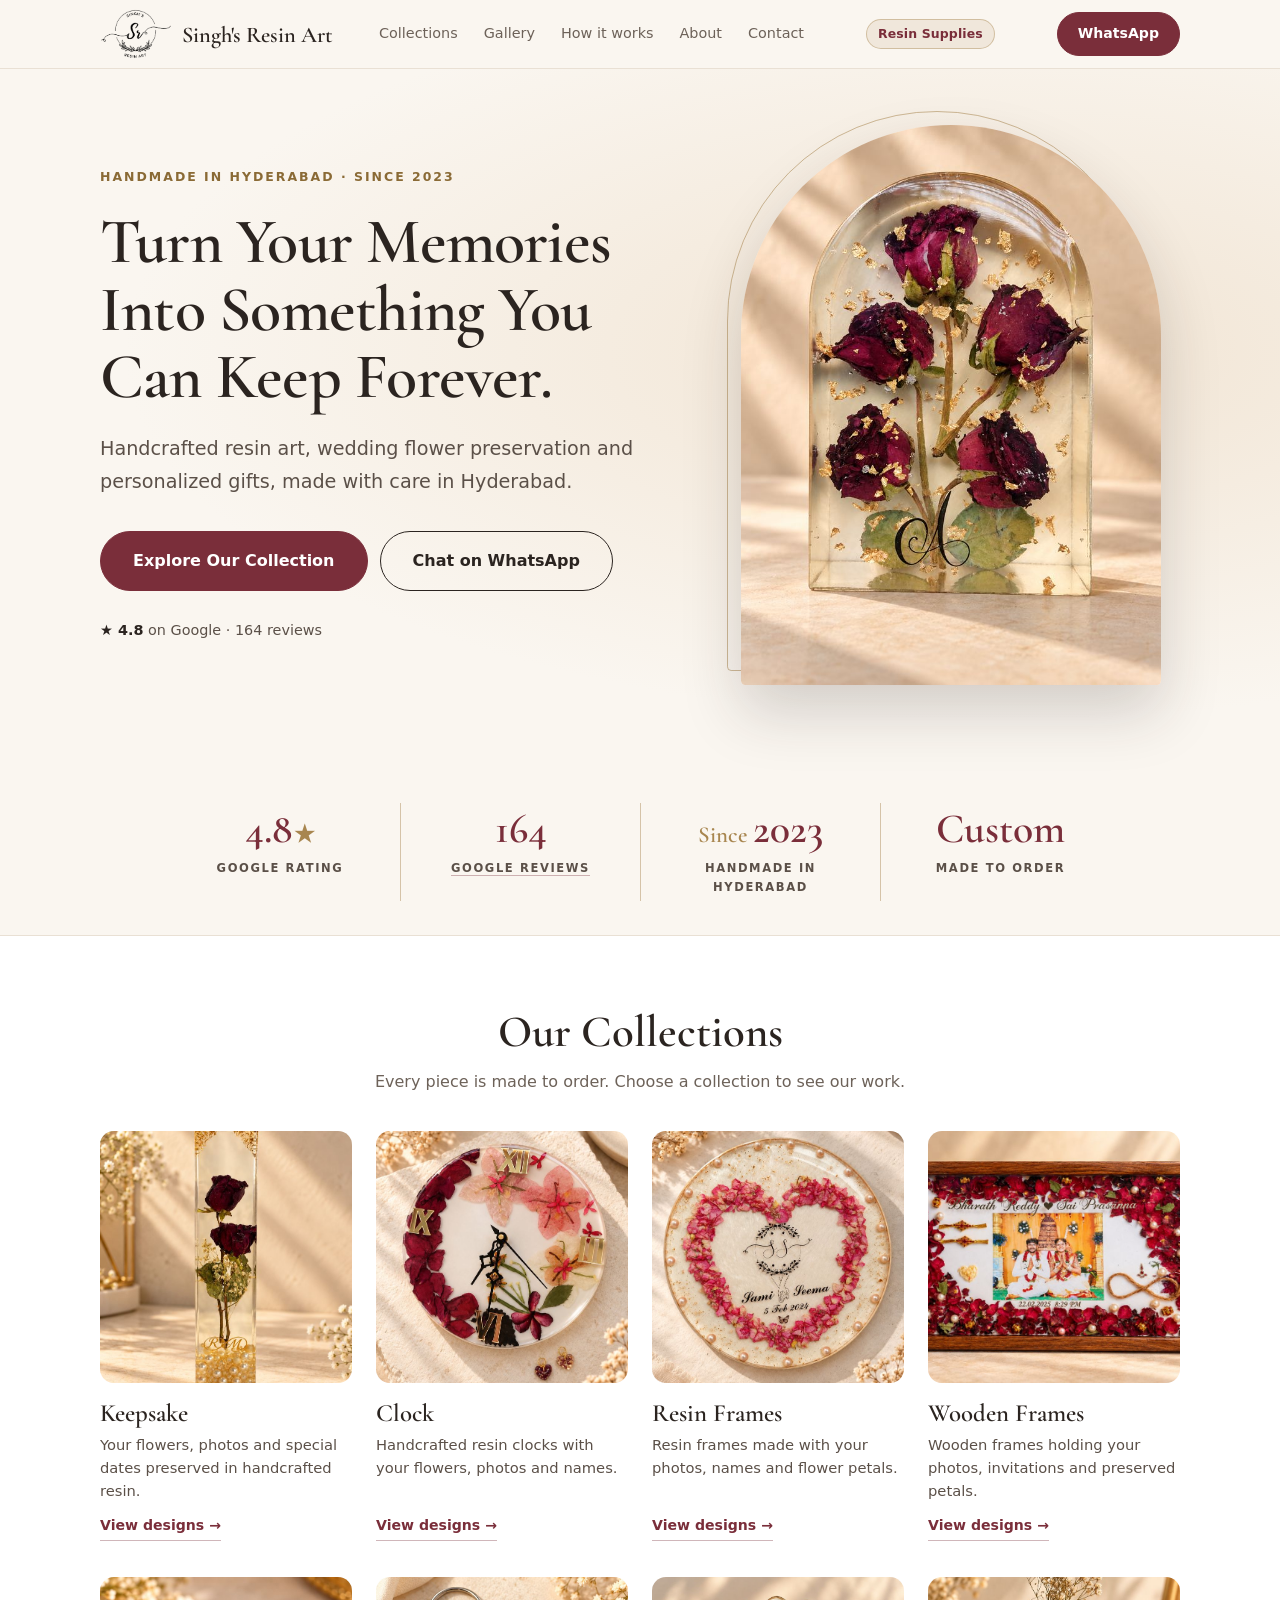
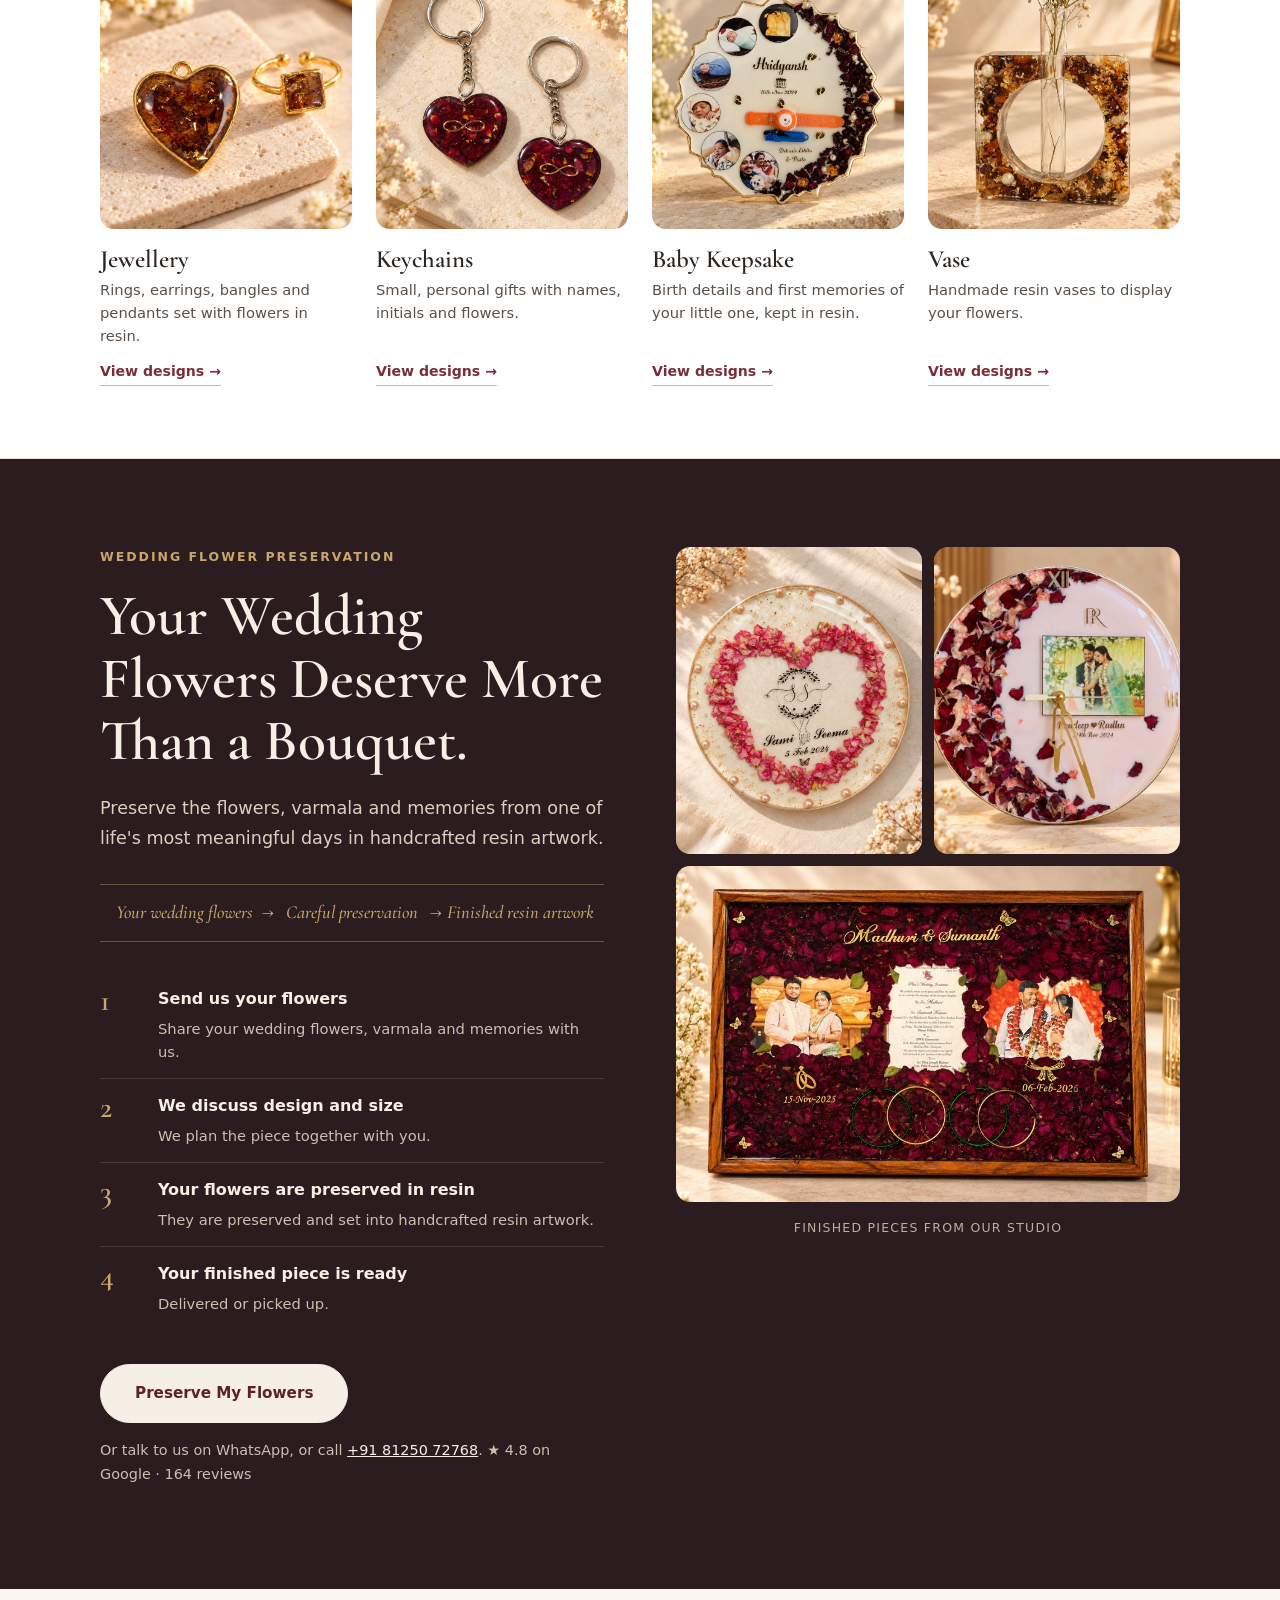
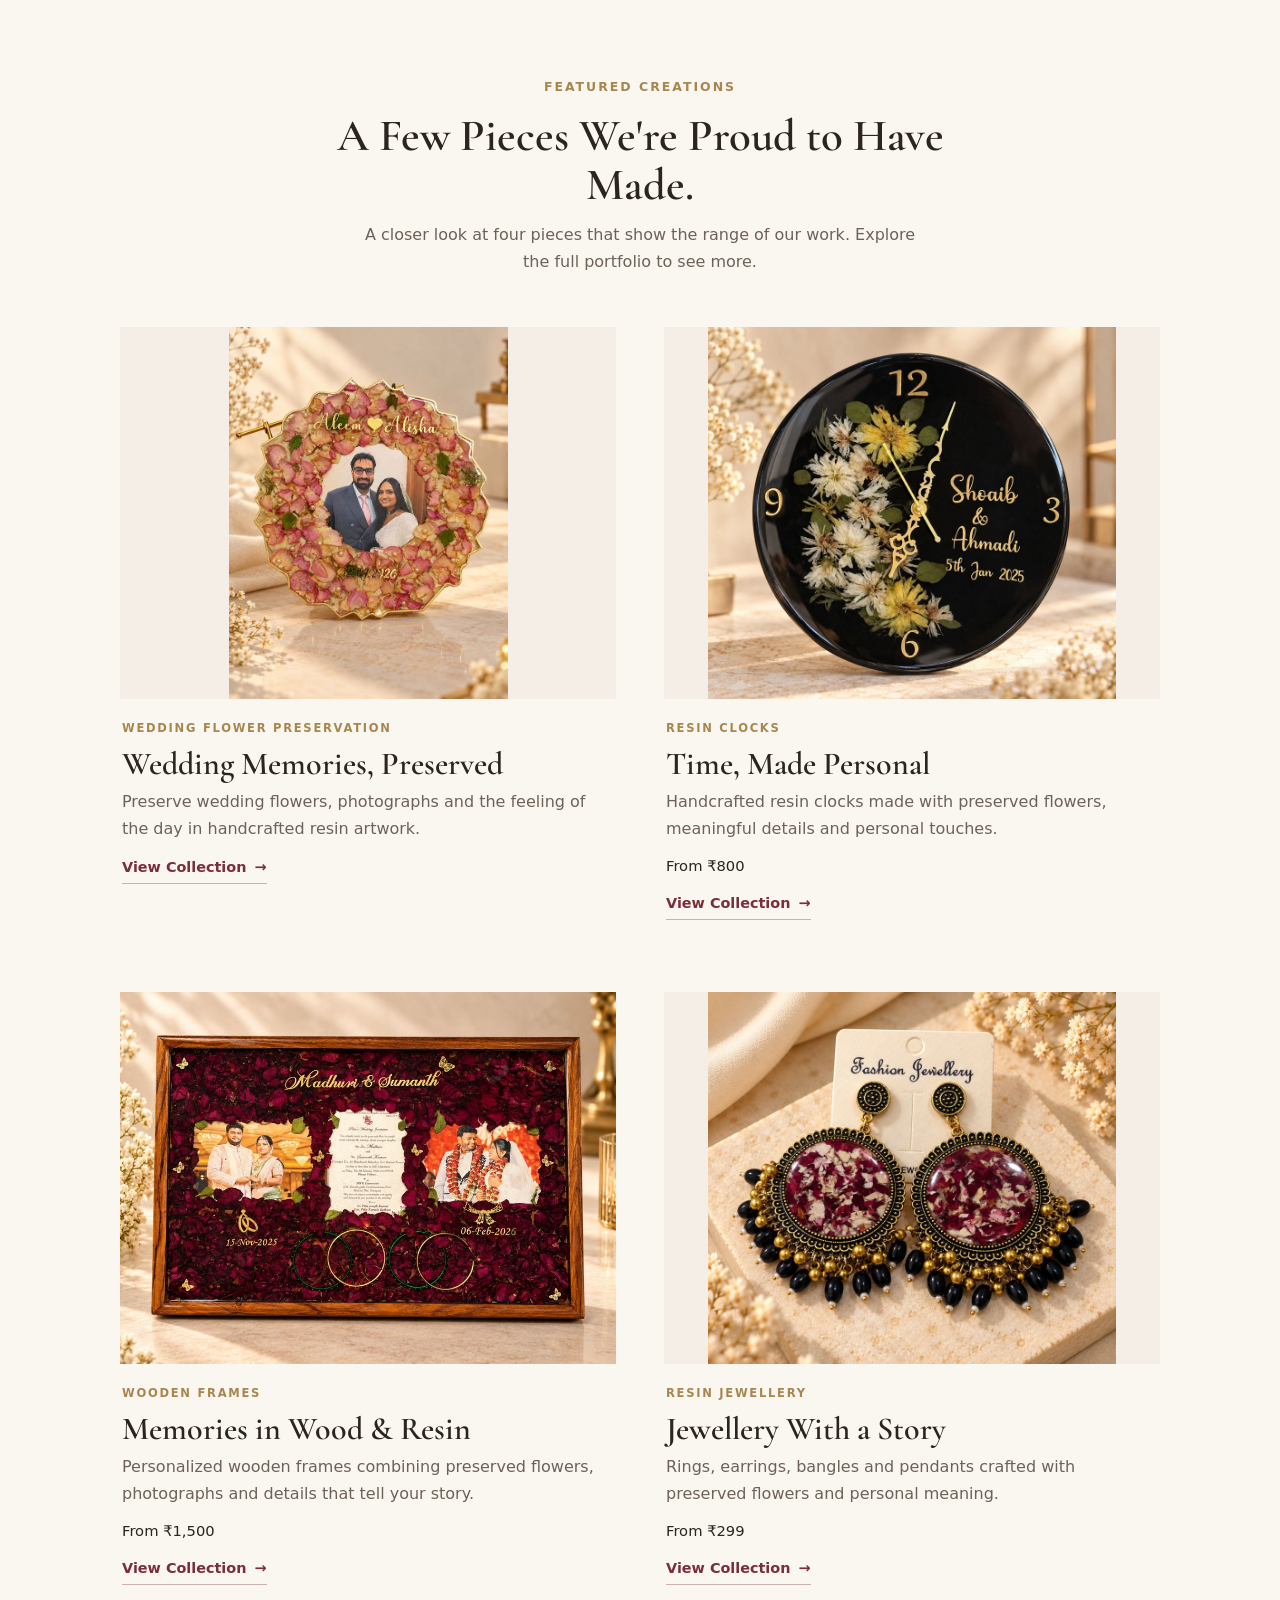
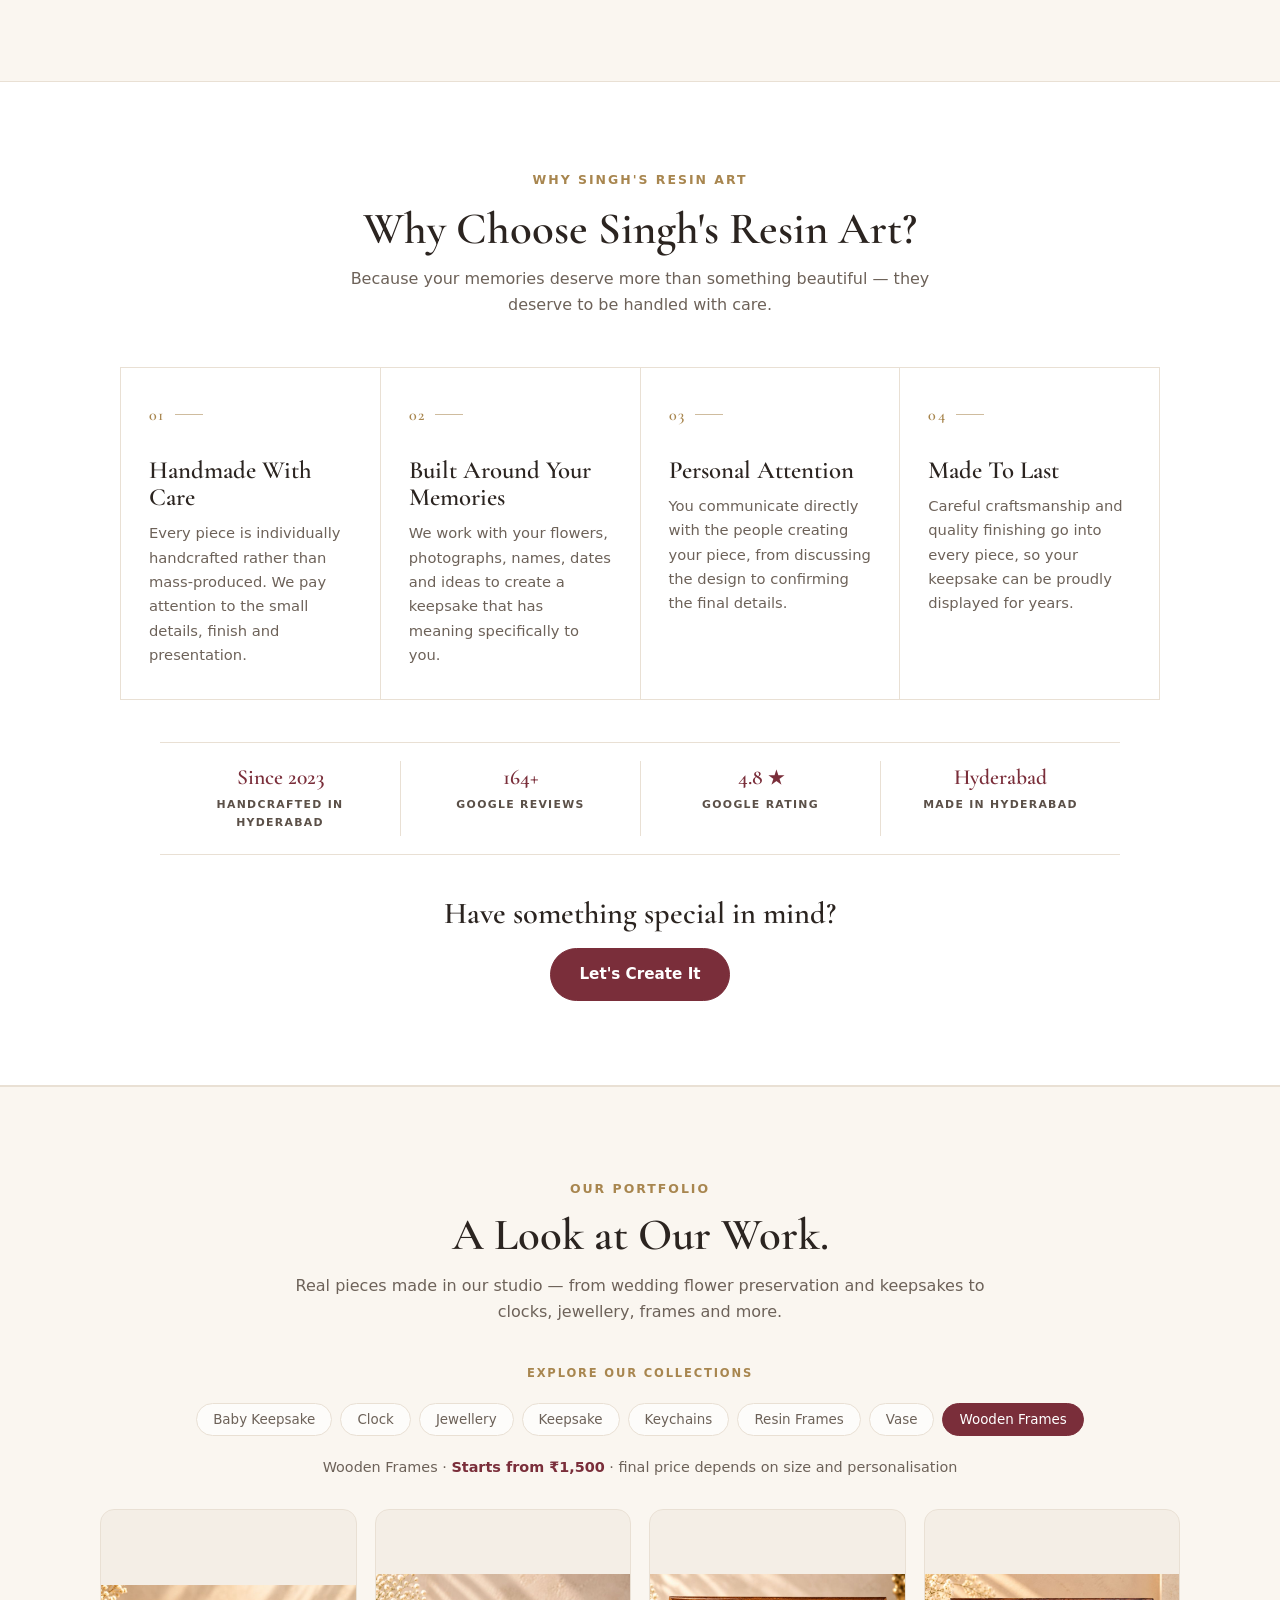
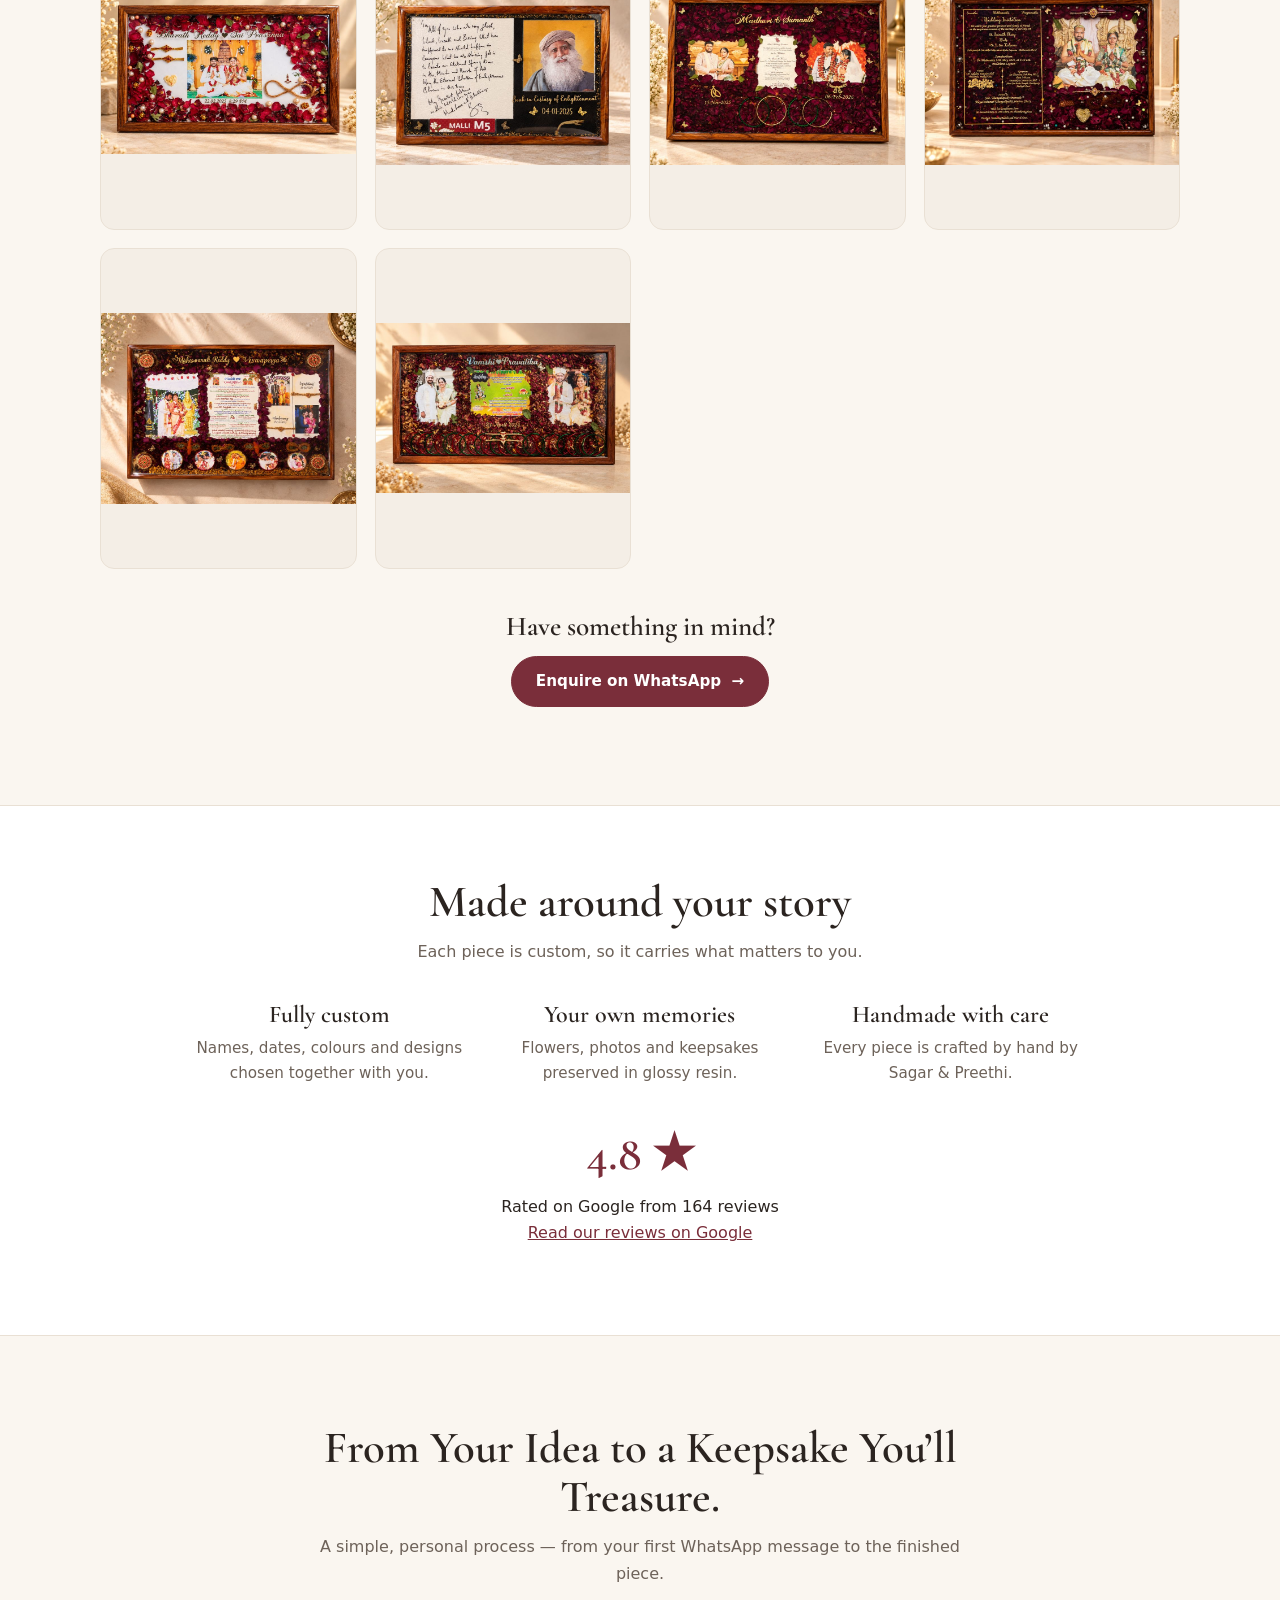
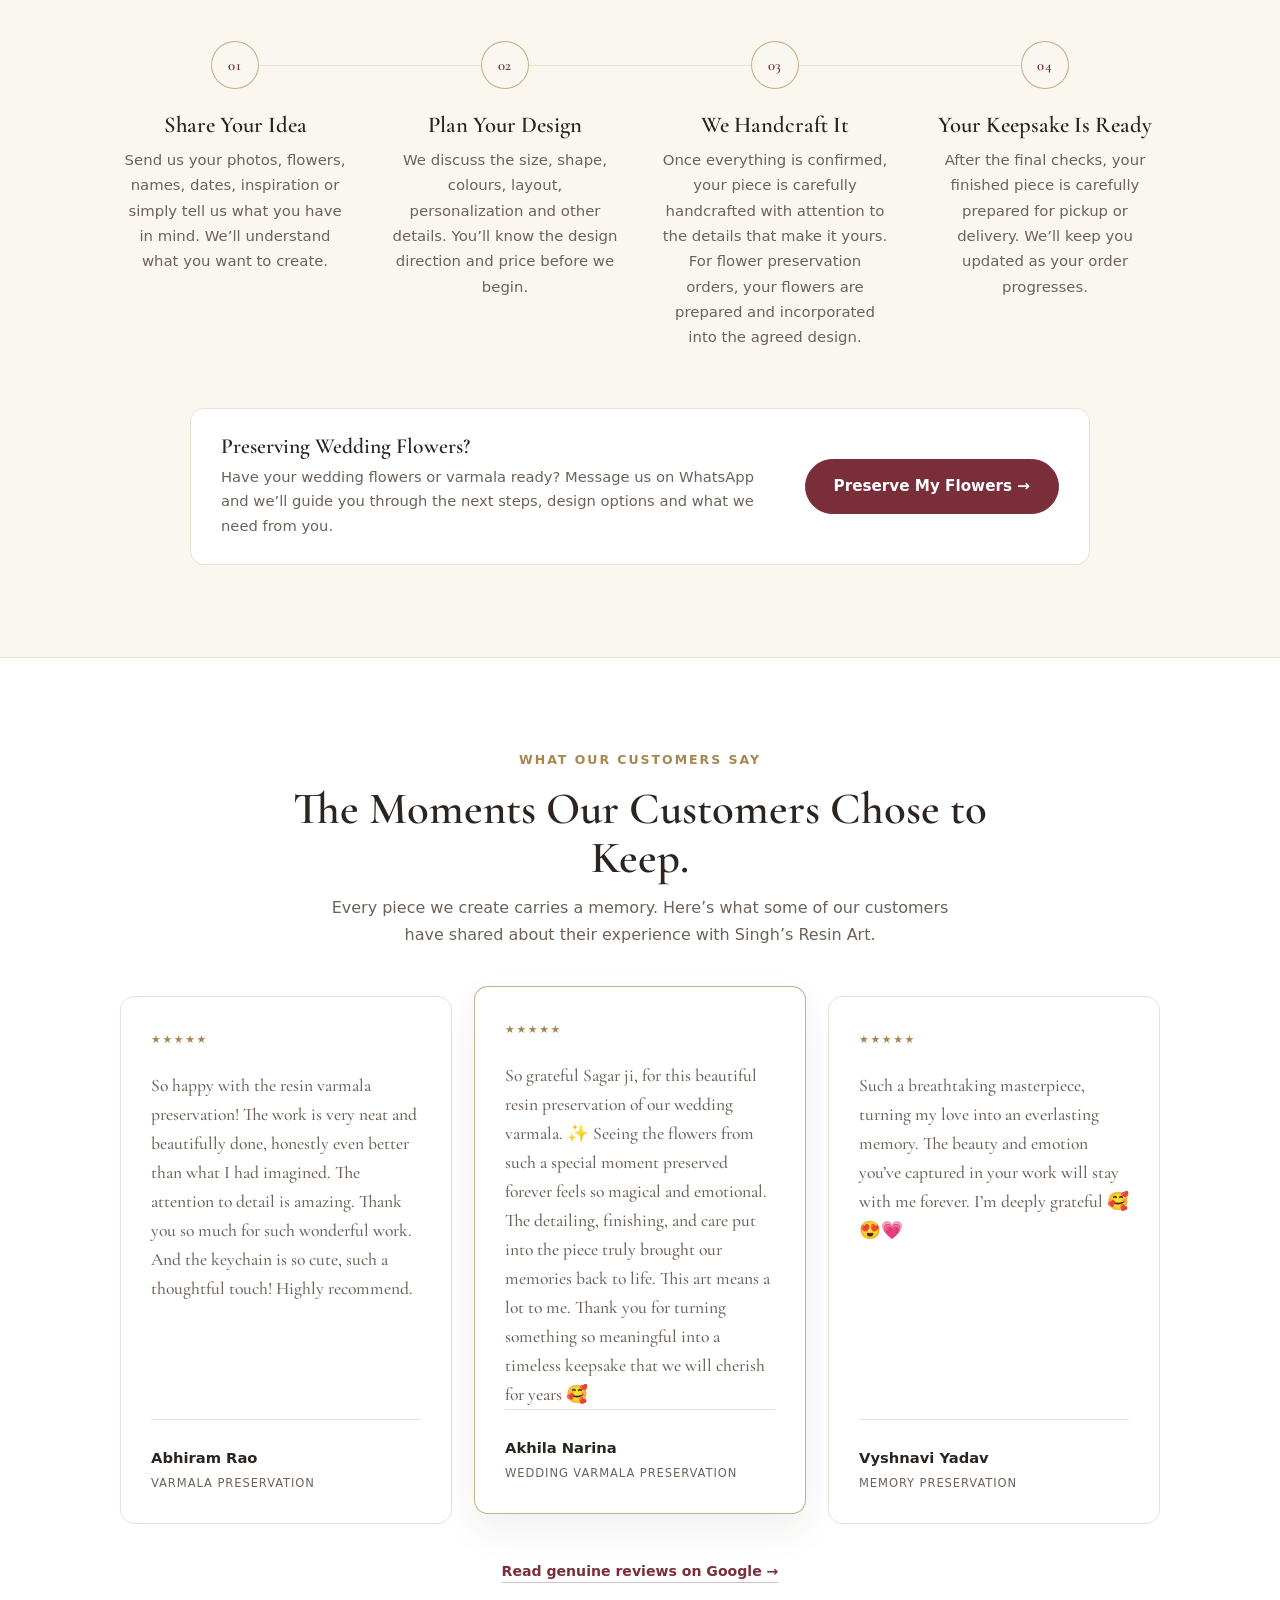
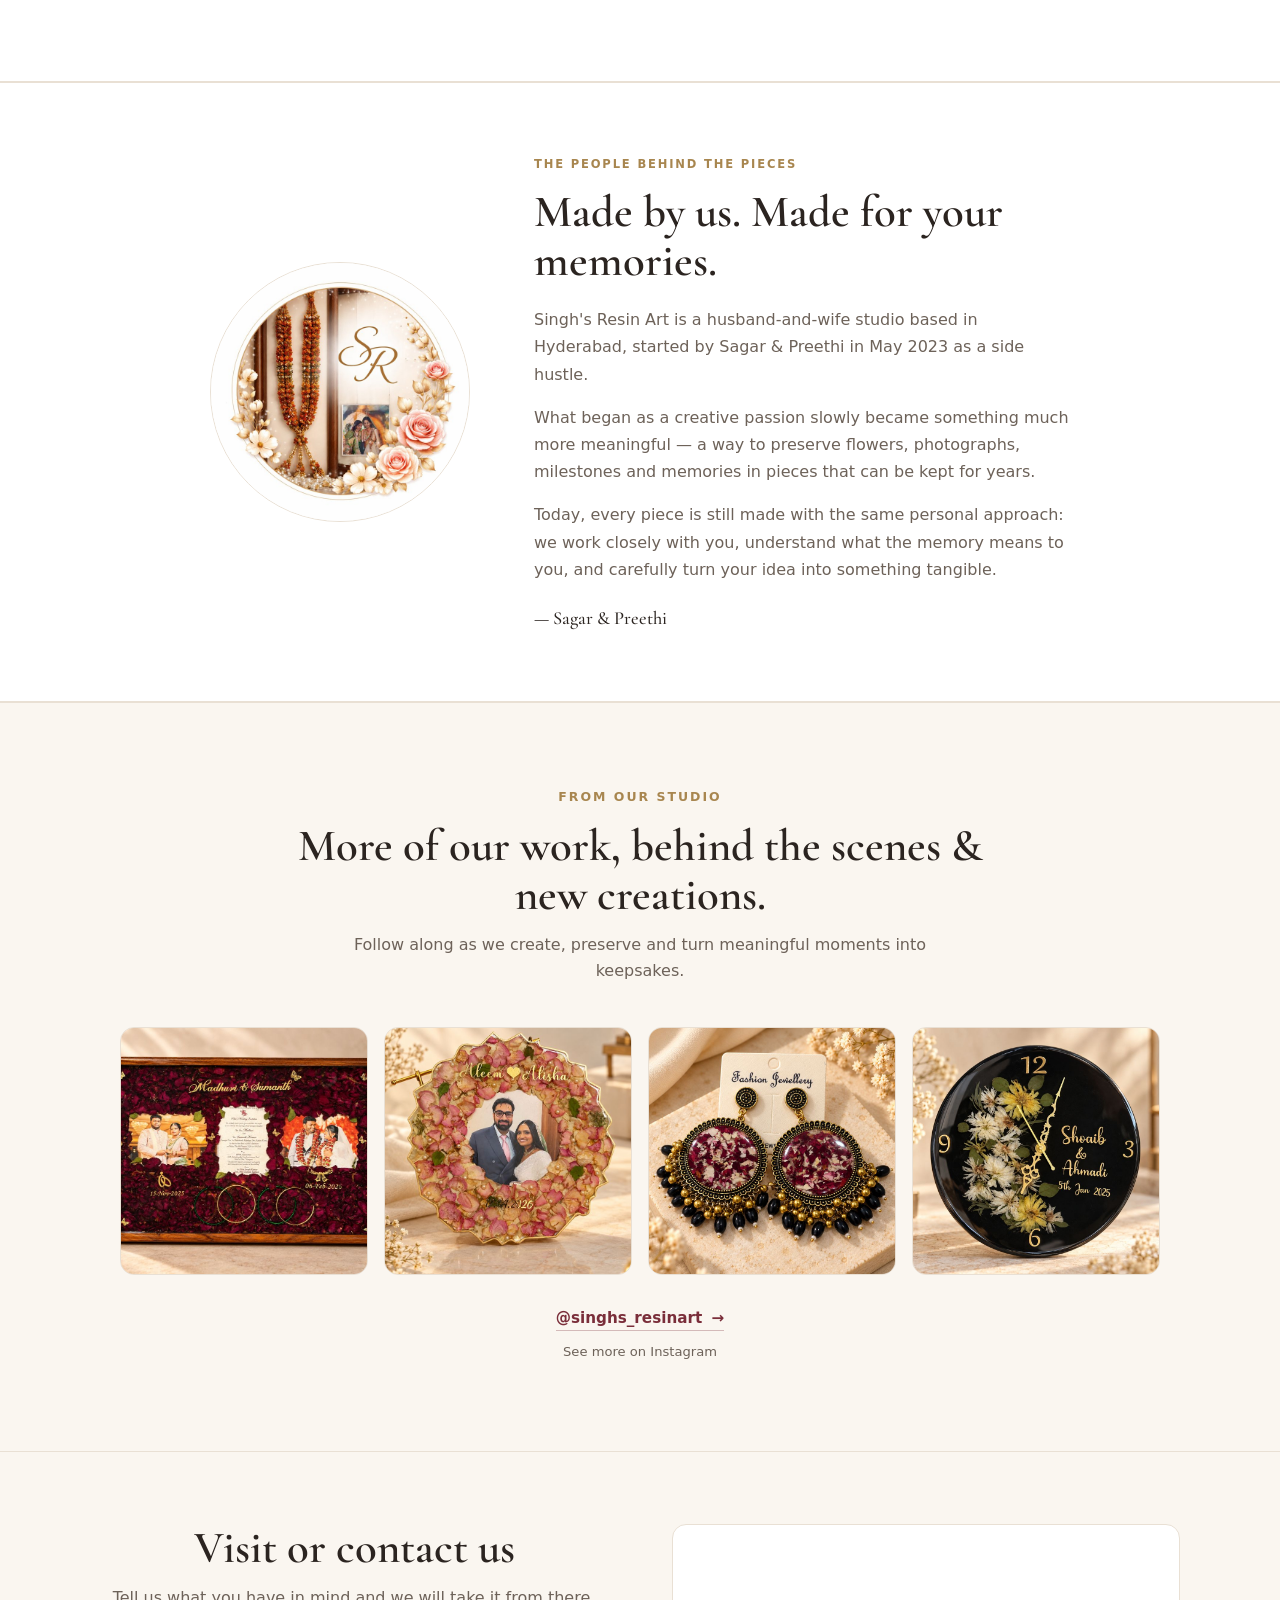
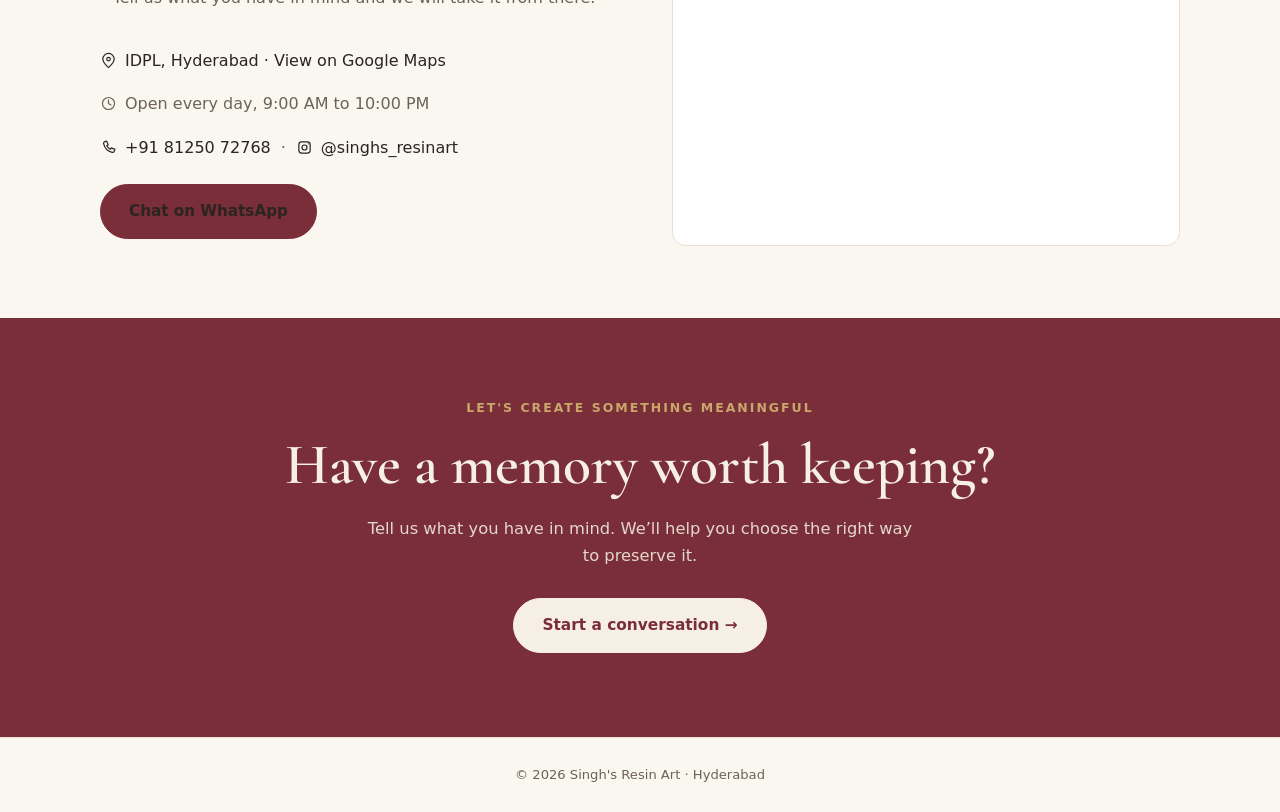
<file: index.html>
<!DOCTYPE html>
<html lang="en"><head><meta charset="utf-8">
<meta name="viewport" content="width=device-width, initial-scale=1, viewport-fit=cover">
<title>Singh’s Resin Art | Resin Art &amp; Varmala Preservation in Hyderabad</title>
<meta name="description" content="Singh’s Resin Art creates premium custom resin art, wedding flower and varmala preservation, resin frames, clocks, jewellery and personalized keepsakes in Hyderabad.">
<meta name="robots" content="index, follow">
<link rel="canonical" href="https://singhsresinart.in/">
<meta property="og:type" content="website">
<meta property="og:title" content="Singh’s Resin Art | Resin Art &amp; Varmala Preservation in Hyderabad">
<meta property="og:description" content="Premium custom resin art, wedding flower and varmala preservation, resin frames, clocks, jewellery and personalized keepsakes in Hyderabad.">
<meta property="og:url" content="https://singhsresinart.in/">
<meta property="og:site_name" content="Singh’s Resin Art">
<meta property="og:image" content="https://singhsresinart.in/images/keepsake-1.jpg">
<meta name="twitter:card" content="summary_large_image">
<meta name="twitter:title" content="Singh’s Resin Art | Resin Art &amp; Varmala Preservation in Hyderabad">
<meta name="twitter:description" content="Premium custom resin art, wedding flower and varmala preservation, resin frames, clocks, jewellery and personalized keepsakes in Hyderabad.">
<meta name="twitter:image" content="https://singhsresinart.in/images/keepsake-1.jpg">
<link rel="icon" href="favicon.png">
<script type="application/ld+json">
{
  "@context": "https://schema.org",
  "@type": "LocalBusiness",
  "name": "Singh’s Resin Art",
  "url": "https://singhsresinart.in/",
  "description": "Premium custom resin art, wedding flower and varmala preservation, resin frames, clocks, jewellery and personalized keepsakes in Hyderabad.",
  "sameAs": [
    "https://www.instagram.com/singhs_resinart/"
  ],
  "address": {
    "@type": "PostalAddress",
    "addressLocality": "Hyderabad",
    "addressRegion": "Telangana",
    "addressCountry": "IN"
  }
}
</script>
<link rel="preconnect" href="https://fonts.googleapis.com"><link rel="preconnect" href="https://fonts.gstatic.com" crossorigin>
<link href="https://fonts.googleapis.com/css2?family=Cormorant+Garamond:wght@500;600&display=swap" rel="stylesheet">
<style>
:root{--bg:#faf6f0;--card:#fff;--ink:#2b2420;--mute:#6d6259;--wine:#7a2e3a;--gold:#a8864f;--line:#e9e0d4;--r:14px;--serif:'Cormorant Garamond',Georgia,serif;--sans:system-ui,-apple-system,'Segoe UI',Roboto,sans-serif;color-scheme:light}
*{box-sizing:border-box}html{scroll-behavior:smooth;scroll-padding-top:80px}
body{margin:0;background:var(--bg);color:var(--ink);font:16px/1.65 var(--sans);-webkit-text-size-adjust:100%}
img{max-width:100%;height:auto;display:block}a{color:inherit}
.w{max-width:1120px;margin:0 auto;padding:0 20px}
h1,h2,h3{font-family:var(--serif);font-weight:600;line-height:1.1;margin:0}
h2{font-size:clamp(2rem,5vw,2.8rem);text-align:center}
.eb{font-size:.78rem;letter-spacing:.16em;text-transform:uppercase;color:var(--gold);font-weight:600;margin-bottom:14px}
.sub{text-align:center;color:var(--mute);max-width:560px;margin:12px auto 36px}
section{padding:72px 0}
.btn{display:inline-block;background:var(--wine);color:#fff;padding:14px 28px;border-radius:999px;text-decoration:none;font-weight:600;font-size:.95rem;border:1.5px solid var(--wine);transition:opacity .2s}
.btn:hover{opacity:.9}.btn.o{background:transparent;color:var(--ink);border-color:var(--ink)}
.hd{position:sticky;top:0;z-index:20;background:rgba(250,246,240,.96);border-bottom:1px solid var(--line);padding-top:env(safe-area-inset-top,0)}
.nav{display:flex;align-items:center;justify-content:space-between;height:68px}
.nb{display:flex;align-items:center;gap:10px;text-decoration:none}
.logo{width:auto;height:50px}
.nm{font:600 1.4rem var(--serif)}
.nl{display:flex;gap:26px;font-size:.9rem}.nl a{text-decoration:none;color:var(--mute)}.nl a:hover{color:var(--ink)}
.nav .btn{padding:9px 20px;font-size:.88rem}
.supplies-soon{flex:none;margin:0 16px;color:var(--wine);background:rgba(168,134,79,.13);border:1px solid rgba(168,134,79,.42);border-radius:999px;padding:6px 11px;font-size:.78rem;font-weight:600;line-height:1.3;letter-spacing:.01em;text-decoration:none;white-space:nowrap;cursor:default}
@media(max-width:860px){.supplies-soon{margin:0 10px;padding:5px 9px;font-size:.72rem}}
@media(max-width:520px){.supplies-soon{white-space:normal;text-align:center;max-width:94px;margin:0 6px;padding:5px 7px;font-size:.68rem}}
.hero{padding:56px 0 88px;background:radial-gradient(ellipse at 78% 40%,#f1e4d3 0,rgba(241,228,211,0) 62%)}
.hg{display:grid;grid-template-columns:1.1fr .9fr;gap:64px;align-items:center}
.hero .eb{color:#8a6a35;font-size:.78rem;letter-spacing:.16em;text-transform:uppercase;font-weight:600;margin-bottom:20px}
.hero h1{font-size:clamp(2.3rem,5.4vw,4rem);line-height:1.06;letter-spacing:-.012em;max-width:15em}
.hero .d{color:#5b5048;max-width:30em;margin:22px 0 32px;font-size:clamp(1.02rem,2.4vw,1.2rem);line-height:1.7}
.cta{display:flex;flex-wrap:wrap;gap:12px}
.hero .btn{padding:16px 32px;font-size:1rem}
.tr{margin-top:28px;font-size:.9rem;color:#5b5048}.tr b{color:var(--ink)}
.hf{position:relative;justify-self:center;width:100%;max-width:420px}
.hf img{width:100%;aspect-ratio:3/4;object-fit:cover;border-radius:999px 999px 20px 20px;box-shadow:0 28px 60px rgba(43,36,32,.18)}
.hf:before{content:"";position:absolute;inset:-14px 14px 14px -14px;border:1px solid var(--gold);border-radius:999px 999px 20px 20px;opacity:.55;z-index:-1}
@keyframes rise{from{opacity:0;transform:translateY(14px)}to{opacity:1;transform:none}}
.hero .hg>div:first-child>*{animation:rise .7s ease both}.hero .hg>div:first-child>*:nth-child(2){animation-delay:.08s}.hero .hg>div:first-child>*:nth-child(3){animation-delay:.16s}.hero .hg>div:first-child>*:nth-child(4){animation-delay:.24s}
.hf{animation:rise .9s ease .1s both}
@media(prefers-reduced-motion:reduce){.hero *,.hf{animation:none!important}}
/* Gallery / Our Work */
#gallery{background:var(--bg);padding:92px 0 98px;border-top:1px solid var(--line)}
.gallery-head{max-width:760px;margin:0 auto 38px;text-align:center}
.gallery-head .eb{margin-bottom:12px}
.gallery-head .sub{max-width:700px;margin-bottom:0}
.gallery-explore{text-align:center;font-size:.72rem;letter-spacing:.16em;text-transform:uppercase;color:var(--gold);font-weight:600;margin:0 auto 16px}
.fl{display:flex;gap:8px;overflow-x:auto;padding:4px 0 18px;scrollbar-width:none;justify-content:center;flex-wrap:wrap}
.fl::-webkit-scrollbar{display:none}
.fl button{flex:none;padding:8px 16px;border:1px solid var(--line);border-radius:999px;background:rgba(255,255,255,.7);color:var(--mute);font:.84rem var(--sans);cursor:pointer;transition:background .2s ease,color .2s ease,border-color .2s ease,transform .2s ease}
.fl button:hover{color:var(--wine);border-color:rgba(168,134,79,.6);transform:translateY(-1px)}
.fl button.on{background:var(--wine);color:#fff;border-color:var(--wine)}
.fl button:focus-visible{outline:2px solid var(--gold);outline-offset:3px}
.pn{text-align:center;color:var(--mute);margin:2px 0 30px;font-size:.9rem}.pn b{color:var(--wine);font-weight:600}
.gal{display:grid;grid-template-columns:repeat(4,minmax(0,1fr));gap:18px;max-width:1120px;margin:0 auto}
.ph{display:block;position:relative;border-radius:var(--r);overflow:hidden;border:1px solid var(--line);aspect-ratio:4/5;background:#f4eee6;isolation:isolate}
.ph[hidden]{display:none}
.ph:after{content:"View larger";position:absolute;inset:auto 12px 12px auto;padding:6px 10px;border:1px solid rgba(255,255,255,.48);border-radius:999px;background:rgba(43,36,32,.58);backdrop-filter:blur(4px);color:#fff;font-size:.68rem;letter-spacing:.04em;opacity:0;transform:translateY(5px);transition:opacity .25s ease,transform .25s ease}
.ph img{width:100%;height:100%;object-fit:contain;object-position:center;transition:transform .45s cubic-bezier(.2,.65,.2,1),filter .35s ease}
.ph:hover img,.ph:focus-visible img{transform:scale(1.02)}
.ph:hover:after,.ph:focus-visible:after{opacity:1;transform:none}
.ph:focus-visible{outline:2px solid var(--gold);outline-offset:4px}
.ec{text-align:center;margin-top:42px}
.ec p{margin:0 0 14px;font:600 clamp(1.35rem,2.6vw,1.7rem)/1.15 var(--serif);color:var(--ink)}
.ec .btn{padding:12px 24px}
.ec .btn span{display:inline-block;margin-left:5px;transition:transform .2s ease}
.ec .btn:hover span{transform:translateX(4px)}
.alt{background:var(--card);border-block:1px solid var(--line)}
.tg{display:grid;grid-template-columns:repeat(3,1fr);gap:32px;text-align:center;max-width:900px;margin:0 auto}
.tg h3{font-size:1.5rem;margin-bottom:8px}.tg p{margin:0;color:var(--mute);font-size:.95rem}
.rt{text-align:center;margin-top:44px}.rt .big{font:600 3rem var(--serif);color:var(--wine);line-height:1}
.rt a{color:var(--wine)}
/* How It Works */
#how{background:var(--bg);padding:88px 0 92px}
.how-head{max-width:760px;margin:0 auto 54px;text-align:center}
.how-head .sub{max-width:650px;margin-bottom:0}
.how-steps{display:grid;grid-template-columns:repeat(4,minmax(0,1fr));max-width:1120px;margin:0 auto;position:relative}
.how-steps:before{content:"";position:absolute;left:11%;right:11%;top:24px;height:1px;background:var(--line);z-index:0}
.how-step{position:relative;z-index:1;padding:0 22px;text-align:center}
.how-number{width:48px;height:48px;margin:0 auto 24px;border:1px solid rgba(168,134,79,.65);border-radius:50%;background:var(--bg);display:flex;align-items:center;justify-content:center;font:600 .92rem/1 var(--serif);color:var(--wine);letter-spacing:.06em}
.how-step h3{font-size:1.42rem;margin:0 0 10px}
.how-step p{margin:0;color:var(--mute);font-size:.93rem;line-height:1.7}
.how-action{margin-top:14px;color:var(--wine);font-size:.8rem;font-weight:650;letter-spacing:.04em}
.how-action a{color:inherit;text-decoration:none;border-bottom:1px solid rgba(122,46,58,.3);padding-bottom:2px}
.how-callout{max-width:900px;margin:58px auto 0;padding:26px 30px;border:1px solid var(--line);border-radius:var(--r);background:var(--card);display:flex;align-items:center;justify-content:space-between;gap:28px}
.how-callout-copy h3{font-size:1.35rem;margin:0 0 6px}
.how-callout-copy p{margin:0;color:var(--mute);font-size:.92rem;line-height:1.65;max-width:680px}
.how-callout .btn{flex:none;white-space:nowrap}
@media(max-width:900px){#how{padding:68px 0 74px}.how-steps{grid-template-columns:repeat(2,minmax(0,1fr));row-gap:42px}.how-steps:before{display:none}.how-step{padding:0 18px}}
@media(max-width:640px){#how{padding:56px 0 62px}.how-head{margin-bottom:38px}.how-steps{grid-template-columns:1fr;row-gap:0}.how-step{display:grid;grid-template-columns:52px 1fr;text-align:left;column-gap:18px;padding:0 0 30px;position:relative}.how-step:not(:last-child):after{content:"";position:absolute;left:24px;top:48px;bottom:0;width:1px;background:var(--line)}.how-number{width:48px;height:48px;margin:0;grid-row:1 / span 3}.how-step h3{font-size:1.35rem;margin:0 0 7px}.how-step p{font-size:.92rem}.how-action{margin-top:10px}.how-callout{margin-top:28px;padding:24px 20px;display:block}.how-callout-copy h3{font-size:1.3rem}.how-callout .btn{display:inline-flex;margin-top:18px;width:100%;justify-content:center;text-align:center}}
@media(prefers-reduced-motion:reduce){.how-steps *{scroll-behavior:auto}.fl button,.ph img,.ph:after,.ec .btn span{transition:none}}

/* Customer Reviews / Social Proof */
#reviews{background:var(--card);border-block:1px solid var(--line);padding:92px 0 96px}
.reviews-head{max-width:720px;margin:0 auto 48px;text-align:center}
.reviews-head .sub{max-width:650px;margin-bottom:0}
.reviews-grid{display:grid;grid-template-columns:repeat(3,minmax(0,1fr));gap:22px;max-width:1040px;margin:0 auto}
.review-card{background:#fff;border:1px solid var(--line);border-radius:var(--r);padding:34px 30px 30px;min-height:300px;display:flex;flex-direction:column;transition:transform .25s ease,box-shadow .25s ease,border-color .25s ease}
.review-card.featured{border-color:rgba(168,134,79,.65);transform:translateY(-10px);box-shadow:0 16px 38px rgba(43,36,32,.07)}
.review-card:hover{transform:translateY(-4px);box-shadow:0 12px 30px rgba(43,36,32,.06)}
.review-card.featured:hover{transform:translateY(-13px)}
.review-label{font-size:.68rem;letter-spacing:.15em;text-transform:uppercase;color:var(--gold);font-weight:600;margin-bottom:22px}
.review-text{margin:0;color:var(--mute);font:500 1.1rem/1.65 var(--serif);max-width:30em}
.review-text strong{font-family:var(--sans);font-size:.82rem;color:var(--wine);font-weight:650;letter-spacing:.03em}
.review-meta{margin-top:auto;padding-top:26px;border-top:1px solid var(--line);display:flex;align-items:flex-end;justify-content:space-between;gap:16px}
.review-name{margin:0;font-weight:650;color:var(--ink);font-size:.92rem}
.review-context{margin:4px 0 0;color:var(--mute);font-size:.72rem;letter-spacing:.08em;text-transform:uppercase}
.review-slot{margin:0;color:var(--mute);font-size:.72rem;letter-spacing:.08em;text-transform:uppercase;text-align:right}
.reviews-link{text-align:center;margin:34px 0 0}
.reviews-link a{color:var(--wine);font-size:.88rem;font-weight:650;text-decoration:none;border-bottom:1px solid rgba(122,46,58,.3);padding-bottom:3px}
.reviews-link a:focus-visible{outline:2px solid var(--gold);outline-offset:4px}
@media(max-width:900px){#reviews{padding:72px 0 78px}.reviews-grid{grid-template-columns:repeat(2,minmax(0,1fr));max-width:760px}.review-card.featured{transform:none}.review-card.featured:hover{transform:translateY(-4px)}}
@media(max-width:640px){#reviews{padding:58px 0 64px}.reviews-head{margin-bottom:34px}.reviews-grid{grid-template-columns:1fr;gap:14px}.review-card,.review-card.featured{min-height:0;padding:27px 23px 24px;transform:none}.review-card:hover,.review-card.featured:hover{transform:translateY(-2px)}.review-text{font-size:1.04rem}.review-meta{padding-top:20px}.reviews-link{margin-top:28px}}
@media(prefers-reduced-motion:reduce){.review-card{transition:none}}

.ab{display:grid;grid-template-columns:260px minmax(0,1fr);gap:64px;align-items:center;max-width:900px;margin:0 auto}
.ab img{width:260px;height:260px;border-radius:50%;object-fit:cover;border:1px solid var(--line);background:#fff}
.ab .ab-copy{max-width:620px}
.ab .ab-eyebrow{font-size:.72rem;letter-spacing:.16em;text-transform:uppercase;color:var(--gold);font-weight:600;margin:0 0 14px}
.ab h2{text-align:left;margin-bottom:20px}.ab p{color:var(--mute);margin:0 0 16px;line-height:1.7}.ab .ab-signoff{color:var(--ink);margin:24px 0 0;font:500 1.15rem var(--serif)}
.ct{display:grid;grid-template-columns:minmax(0,1fr) minmax(0,1fr);gap:64px;align-items:start;text-align:left}
.ct > .sub{text-align:left;color:var(--mute);max-width:560px;margin:12px 0 36px}
.ct-info p{margin:6px 0;color:var(--mute)}.ct a{color:var(--ink)}
.ct-info{display:flex;flex-direction:column;align-items:flex-start;gap:12px;margin:0}.ct-line{display:flex;align-items:center;justify-content:flex-start;gap:8px;color:var(--mute);text-decoration:none;line-height:1.6}.ct-line svg{width:17px;height:17px;flex:0 0 17px;fill:none;stroke:currentColor;stroke-width:1.7;stroke-linecap:round;stroke-linejoin:round}.ct-line a{display:inline-flex;align-items:center;gap:8px;text-decoration:none}.ct-social{gap:10px}.ct-dot{color:var(--mute)}.ct-ig-dot{fill:currentColor;stroke:none}.ct-action{margin:24px 0 0!important}
.map-card{border:1px solid var(--line);border-radius:var(--r);overflow:hidden;background:var(--card);width:100%}.map-card iframe{display:block;width:100%;height:320px;border:0}
@media(max-width:860px){.ct{grid-template-columns:1fr;gap:40px}.ct > .sub{margin:12px 0 36px}.ct-info{align-items:flex-start}.map-card iframe{height:280px}}
footer{text-align:center;padding:26px 20px calc(26px + env(safe-area-inset-bottom,0));font-size:.82rem;color:var(--mute);border-top:1px solid var(--line)}
.fw{display:none}
#lb{position:fixed;inset:0;background:rgba(20,15,12,.92);display:none;align-items:center;justify-content:center;z-index:50;padding:16px}
#lb img{max-width:100%;max-height:88vh;border-radius:10px}
#lb button{position:absolute;background:none;border:0;color:#fff;font-size:2rem;cursor:pointer;padding:12px}
#lc{top:8px;right:10px}#lp{left:4px}#ln{right:4px}
@media(max-width:900px){#gallery{padding:72px 0 80px}.gal{grid-template-columns:repeat(3,minmax(0,1fr));gap:14px}.gallery-head{margin-bottom:34px}}
@media(max-width:860px){.hg{grid-template-columns:1fr;gap:36px}.hi{max-width:420px}.nl{display:none}.ab{grid-template-columns:1fr;text-align:center;gap:30px}.ab img{margin:0 auto;width:220px;height:220px}.ab .ab-copy{margin:0 auto}.ab h2{text-align:center}}
@media(max-width:640px){.eb{font-size:.7rem;letter-spacing:.1em}section{padding:52px 0}.tg,.st{grid-template-columns:1fr;gap:28px}.gallery-head{margin-bottom:30px}.gallery-explore{text-align:left;margin-bottom:12px}.fl{flex-wrap:nowrap;justify-content:flex-start;margin:0 -20px;padding:4px 20px 16px}.fl button{padding:8px 14px}.gal{grid-template-columns:repeat(2,minmax(0,1fr));gap:10px}.ph:after{content:"View";padding:5px 9px;bottom:9px;right:9px}.ec{margin-top:34px}.ec p{font-size:1.38rem}.nm{font-size:1.15rem}.logo{height:42px}.btn{padding:13px 24px}.cta .btn{flex:1;text-align:center}.fw{display:block;position:fixed;right:16px;bottom:calc(16px + env(safe-area-inset-bottom,0));z-index:15;padding:13px 22px;box-shadow:0 6px 18px rgba(0,0,0,.25)}footer{padding-bottom:84px}}
@media(max-width:860px){.hero{padding:36px 0 56px}.hg{gap:44px}.hf{max-width:340px}}
@media(max-width:640px){.cta{flex-direction:column}.cta .btn{flex:none;width:100%;text-align:center}.hero .eb{font-size:.7rem;letter-spacing:.1em;margin-bottom:16px}}
.tb{padding:30px 0 34px}
.tbg{display:grid;grid-template-columns:repeat(4,1fr);max-width:960px;margin:0 auto}
.tbi{text-align:center;padding:4px 18px;border-left:1px solid rgba(168,134,79,.45)}.tbi:first-child{border-left:0}
.tbn{font:600 clamp(1.9rem,4vw,2.6rem)/1.1 var(--serif);color:var(--wine);white-space:nowrap}
.tbn small{font-size:.55em;color:var(--gold);margin-left:2px}
.tbl{margin-top:6px;font-size:.72rem;letter-spacing:.14em;text-transform:uppercase;color:#5b5048;font-weight:600}
.tbl a{text-decoration:none;border-bottom:1px solid rgba(122,46,58,.35)}
@media(max-width:640px){.tb{padding:22px 0 26px}.tbg{grid-template-columns:1fr 1fr;row-gap:22px}.tbi:nth-child(3){border-left:0}.tbi{padding:2px 10px}.tbl{font-size:.66rem;letter-spacing:.1em}}
.mg{display:grid;grid-template-columns:repeat(4,1fr);gap:36px 24px}
.mc{display:flex;flex-direction:column;text-decoration:none;color:var(--ink)}
.mi{display:block;overflow:hidden;border-radius:var(--r);aspect-ratio:1/1;background:var(--bg)}
.mi img{width:100%;height:100%;object-fit:cover;transition:transform .6s ease}
.mc:hover .mi img{transform:scale(1.04)}
.mc .cn{font:600 1.55rem/1.15 var(--serif);margin:16px 0 6px}
.mc .cd{font-size:.92rem;line-height:1.55;color:#5b5048;flex:1}
.mc .cv{margin-top:12px;font-size:.88rem;font-weight:600;color:var(--wine);border-bottom:1px solid rgba(122,46,58,.35);align-self:flex-start;padding-bottom:2px}
.mc .cv i{font-style:normal;display:inline-block;transition:transform .2s}.mc:hover .cv i{transform:translateX(4px)}
.sw{display:none;text-align:center;font-size:.78rem;letter-spacing:.12em;text-transform:uppercase;color:#8a6a35;margin:-16px 0 18px}
@media(max-width:900px){.mg{display:flex;gap:16px;overflow-x:auto;scroll-snap-type:x mandatory;-webkit-overflow-scrolling:touch;margin:0 -20px;padding:0 20px 8px;scroll-padding-left:20px;scrollbar-width:none}.mg::-webkit-scrollbar{display:none}.mc{flex:0 0 min(72%,300px);scroll-snap-align:start}.sw{display:block}}
@media(prefers-reduced-motion:reduce){.mi img,.mc .cv i{transition:none}}
.wf{background:#2a1c1f;color:#f6efe6;padding:88px 0}
.wfg{display:grid;grid-template-columns:1fr 1fr;grid-template-areas:"h m" "b m";column-gap:72px;row-gap:0;align-items:start}
.wfh{grid-area:h}.wfb{grid-area:b}.wfm{grid-area:m}
.wf .eb{color:#c9a76a;font-size:.78rem;letter-spacing:.16em;text-transform:uppercase;font-weight:600;margin-bottom:18px}
.wf h2{text-align:left;color:#f6efe6;font-size:clamp(2.2rem,4.8vw,3.6rem);line-height:1.08;max-width:13em}
.wf .lead{color:#dccfc0;font-size:1.1rem;line-height:1.7;margin:22px 0 30px;max-width:32em}
.wff{display:grid;grid-template-columns:repeat(3,1fr);gap:0;margin-bottom:30px;border-block:1px solid rgba(201,167,106,.4);padding:16px 0}
.wff span{font:italic 500 1.15rem/1.3 var(--serif);color:#c9a76a;text-align:center;padding:0 8px;position:relative}
.wff span+span:before{content:"→";position:absolute;left:-6px;top:50%;transform:translateY(-50%);font-style:normal;color:#f6efe6;opacity:.7}
.wfs{list-style:none;margin:0 0 34px;padding:0}
.wfs li{display:grid;grid-template-columns:44px 1fr;gap:6px 14px;padding:14px 0;border-bottom:1px solid rgba(246,239,230,.14)}
.wfs li:last-child{border-bottom:0}
.wfs b{grid-row:span 2;font:600 1.9rem/1 var(--serif);color:#c9a76a}
.wfs strong{font-weight:600;font-size:1rem}.wfs span{color:#cdbfaf;font-size:.92rem;line-height:1.55}
.wf .btn{background:#f6efe6;color:#5e1f2b;border-color:#f6efe6;padding:16px 34px}
.wfc{margin-top:16px;font-size:.9rem;color:#cdbfaf}.wfc a{color:#f6efe6}
.wfm{display:grid;grid-template-columns:1fr 1fr;gap:12px}
.wfm img{width:100%;object-fit:cover;border-radius:var(--r);display:block}
.wfm .a,.wfm .b{aspect-ratio:4/5}.wfm .c{grid-column:span 2;aspect-ratio:3/2}
.wfm figcaption{grid-column:span 2;font-size:.78rem;letter-spacing:.1em;text-transform:uppercase;color:#bfae9a;text-align:center;margin-top:4px}
.wfm{margin:0}
@media(max-width:900px){.wf{padding:60px 0}.wfg{grid-template-columns:1fr;grid-template-areas:"h" "m" "b";row-gap:30px}.wfh .lead{margin-bottom:0}.wf h2{max-width:none}}
@media(max-width:640px){.wff span{font-size:1rem;padding:0 6px}.wf .btn{width:100%;text-align:center}}

/* Why Choose Singh's Resin Art */
#why-choose{background:var(--card);border-block:1px solid var(--line);padding:88px 0 84px}
.wc-head{max-width:720px;margin:0 auto 48px;text-align:center}
.wc-head .sub{max-width:620px;margin-bottom:0}
.wc-grid{display:grid;grid-template-columns:repeat(4,minmax(0,1fr));gap:1px;background:var(--line);border:1px solid var(--line);max-width:1040px;margin:0 auto;overflow:hidden}
.wc-item{background:var(--card);padding:34px 28px 32px;min-height:255px;position:relative;transition:background .25s ease}
.wc-item:hover{background:#fcf8f3}
.wc-no{font:600 1rem/1 var(--serif);color:var(--gold);letter-spacing:.08em;margin-bottom:34px;display:inline-flex;align-items:center;gap:10px}
.wc-no:after{content:"";width:28px;height:1px;background:rgba(168,134,79,.55)}
.wc-item h3{font-size:1.55rem;margin-bottom:10px}
.wc-item p{margin:0;color:var(--mute);font-size:.92rem;line-height:1.65}
.wc-trust{display:grid;grid-template-columns:repeat(4,1fr);max-width:960px;margin:42px auto 0;border-top:1px solid var(--line);border-bottom:1px solid var(--line);padding:18px 0}
.wc-trust-item{text-align:center;padding:4px 18px;border-left:1px solid var(--line)}
.wc-trust-item:first-child{border-left:0}
.wc-trust strong{display:block;font:600 1.35rem/1.2 var(--serif);color:var(--wine)}
.wc-trust span{display:block;margin-top:5px;font-size:.68rem;letter-spacing:.12em;text-transform:uppercase;color:#5b5048;font-weight:600}
.wc-cta{text-align:center;margin-top:42px}
.wc-cta p{margin:0 0 16px;font:600 clamp(1.45rem,3vw,1.9rem)/1.15 var(--serif);color:var(--ink)}
.wc-cta .btn{padding:13px 28px}
@media(max-width:900px){
  #why-choose{padding:68px 0 70px}
  .wc-grid{grid-template-columns:repeat(2,minmax(0,1fr));max-width:720px}
  .wc-item{min-height:220px;padding:30px 24px}
}
@media(max-width:640px){
  #why-choose{padding:56px 0 60px}
  .wc-head{margin-bottom:34px}
  .wc-grid{grid-template-columns:1fr;margin-inline:0}
  .wc-item{min-height:0;padding:26px 24px 28px}
  .wc-no{margin-bottom:22px}
  .wc-item h3{font-size:1.45rem}
  .wc-trust{grid-template-columns:1fr 1fr;row-gap:18px;margin-top:32px;padding:18px 0}
  .wc-trust-item:nth-child(3){border-left:0}
  .wc-trust-item{padding:2px 10px}
  .wc-trust strong{font-size:1.2rem}
  .wc-trust span{font-size:.61rem;letter-spacing:.08em}
  .wc-cta{margin-top:34px}
  .wc-cta .btn{width:100%;text-align:center}
}
@media(prefers-reduced-motion:reduce){.wc-item{transition:none}}

/* Featured Creations */
#featured{background:var(--bg);padding:88px 0 96px}
.fc-head{max-width:680px;margin:0 auto 52px;text-align:center}
.fc-head .sub{margin-bottom:0}
.fc-grid{display:grid;grid-template-columns:repeat(2,minmax(0,1fr));gap:72px 48px;max-width:1040px;margin:0 auto}
.fc-item{min-width:0}
.fc-photo{margin:0;aspect-ratio:4/3;overflow:hidden;background:#f4eee6;display:flex;align-items:center;justify-content:center}
.fc-photo img{width:100%;height:100%;object-fit:contain;transition:transform .6s ease}
.fc-item:hover .fc-photo img{transform:scale(1.018)}
.fc-copy{padding:20px 2px 0}
.fc-kicker{font-size:.72rem;letter-spacing:.15em;text-transform:uppercase;color:var(--gold);font-weight:600;margin-bottom:8px}
.fc-copy h3{font-size:clamp(1.55rem,3vw,2rem);margin-bottom:8px}
.fc-copy p{margin:0;color:var(--mute);max-width:42em}
.fc-price{margin-top:12px;color:var(--ink);font-size:.92rem}
.fc-link{display:inline-flex;align-items:center;gap:8px;margin-top:14px;color:var(--wine);font-size:.9rem;font-weight:650;text-decoration:none;border-bottom:1px solid rgba(122,46,58,.35);padding-bottom:3px}
.fc-link span{transition:transform .2s ease}
.fc-link:hover span{transform:translateX(4px)}
@media(max-width:760px){
  #featured{padding:64px 0 72px}
  .fc-head{margin-bottom:38px}
  .fc-grid{grid-template-columns:1fr;gap:52px}
  .fc-photo{aspect-ratio:4/3}
  .fc-copy{padding-top:16px}
}
@media(prefers-reduced-motion:reduce){
  .fc-photo img,.fc-link span{transition:none}
}

/* Instagram / Studio */
#instagram{background:var(--bg);padding:84px 0 88px}
.instagram-head{max-width:760px;margin:0 auto 42px;text-align:center}
.instagram-head .sub{max-width:650px;margin-bottom:0}
.instagram-grid{display:grid;grid-template-columns:repeat(4,minmax(0,1fr));gap:16px;max-width:1040px;margin:0 auto}
.instagram-item{display:block;overflow:hidden;border:1px solid var(--line);border-radius:var(--r);aspect-ratio:1/1;background:#f4eee6}
.instagram-item img{width:100%;height:100%;object-fit:cover;transition:transform .45s cubic-bezier(.2,.65,.2,1)}
.instagram-item:hover img{transform:scale(1.025)}
.instagram-link{text-align:center;margin-top:30px}
.instagram-link a{color:var(--wine);font-size:.95rem;font-weight:650;text-decoration:none;border-bottom:1px solid rgba(122,46,58,.3);padding-bottom:3px}
.instagram-link a span{display:inline-block;margin-left:4px;transition:transform .2s ease}
.instagram-link a:hover span{transform:translateX(4px)}
.instagram-link p{margin:10px 0 0;color:var(--mute);font-size:.82rem}
@media(max-width:640px){#instagram{padding:58px 0 64px}.instagram-head{margin-bottom:30px}.instagram-grid{grid-template-columns:repeat(2,minmax(0,1fr));gap:10px}.instagram-link{margin-top:24px}.instagram-link a{font-size:.9rem}}
@media(prefers-reduced-motion:reduce){.instagram-item img,.instagram-link a span{transition:none}}

/* Final CTA */
.final-cta{background:var(--wine);padding:80px 24px 84px;text-align:center;color:#f6efe6}
.final-cta-inner{max-width:760px;margin:0 auto}
.final-cta .eb{color:#c9a76a;margin-bottom:16px}
.final-cta h2{color:#f6efe6;font-size:clamp(2.6rem,5vw,3.6rem);line-height:1.08;margin:0}
.final-cta p{color:#e4d8cc;max-width:560px;margin:18px auto 28px;font-size:1.02rem;line-height:1.7}
.final-cta .btn{background:#f6efe6;color:var(--wine);border-color:#f6efe6;padding:14px 28px;font-size:.96rem}
.final-cta .btn:hover{opacity:.92}
.final-cta .btn:focus-visible{outline:2px solid var(--gold);outline-offset:4px}
@media(max-width:640px){.final-cta{padding:62px 20px 68px}.final-cta h2{font-size:clamp(2.2rem,9vw,2.7rem)}.final-cta p{font-size:.96rem;margin-top:16px}.final-cta .btn{width:auto;max-width:100%;text-align:center}}
</style></head><body>
<header class="hd"><div class="w nav"><a class="nb" href="#top"><img class="logo" src="images/logo.png" alt="Singh's Resin Art logo" width="72" height="50"><span class="nm">Singh's Resin Art</span></a>
<nav class="nl"><a href="#collections">Collections</a><a href="#gallery">Gallery</a><a href="#how">How it works</a><a href="#about">About</a><a href="#contact">Contact</a></nav>
<a class="supplies-soon" href="supplies.html">Resin Supplies</a>
<a class="btn" href="https://wa.me/918125072768?text=Hi%20Singh%27s%20Resin%20Art,%20I%27d%20like%20to%20enquire%20about%20a%20custom%20piece.">WhatsApp</a></div></header>
<main id="top">
<section class="hero"><div class="w hg"><div>
<div class="eb">Handmade in Hyderabad · Since 2023</div>
<h1>Turn Your Memories Into Something You Can Keep Forever.</h1>
<p class="d">Handcrafted resin art, wedding flower preservation and personalized gifts, made with care in Hyderabad.</p>
<div class="cta"><a class="btn" href="#collections">Explore Our Collection</a><a class="btn o" href="https://wa.me/918125072768?text=Hi%20Singh%27s%20Resin%20Art%2C%20I%27d%20like%20to%20enquire%20about%20a%20custom%20piece.">Chat on WhatsApp</a></div>
<div class="tr"><b>★ 4.8</b> on Google · 164 reviews</div></div>
<div class="hf"><img src="images/keepsake-1.jpg" alt="Preserved roses set in a handmade resin dome by Singh's Resin Art" width="675" height="900" fetchpriority="high"></div></div></section>
<section class="tb" aria-label="Why customers trust us"><div class="w"><div class="tbg">
<div class="tbi"><div class="tbn">4.8<small>★</small></div><div class="tbl">Google Rating</div></div>
<div class="tbi"><div class="tbn">164</div><div class="tbl"><a href="https://www.google.com/maps/search/?api=1&query=Singh%27s%20Resin%20Art%20Balanagar%20Hyderabad&query_place_id=ChIJfYp2WRyRyzsRGFAh7Z4pJsA">Google Reviews</a></div></div>
<div class="tbi"><div class="tbn"><small style="margin:0 6px 0 0">Since</small>2023</div><div class="tbl">Handmade in Hyderabad</div></div>
<div class="tbi"><div class="tbn">Custom</div><div class="tbl">Made to Order</div></div>
</div></div></section>
<section id="collections" class="alt"><div class="w"><h2>Our Collections</h2><p class="sub">Every piece is made to order. Choose a collection to see our work.</p><div class="sw">Swipe to explore →</div><div class="mg"><a class="cc mc" href="#gallery" data-c="keepsake"><span class="mi"><img src="images/keepsake-3.jpg" alt="Keepsake by Singh's Resin Art" width="600" height="600" loading="lazy"></span><span class="cn">Keepsake</span><span class="cd">Your flowers, photos and special dates preserved in handcrafted resin.</span><span class="cv">View designs <i>→</i></span></a><a class="cc mc" href="#gallery" data-c="clock"><span class="mi"><img src="images/clock-1.jpg" alt="Clock by Singh's Resin Art" width="600" height="600" loading="lazy"></span><span class="cn">Clock</span><span class="cd">Handcrafted resin clocks with your flowers, photos and names.</span><span class="cv">View designs <i>→</i></span></a><a class="cc mc" href="#gallery" data-c="resin-frames"><span class="mi"><img src="images/resin-frames-2.jpg" alt="Resin Frames by Singh's Resin Art" width="600" height="600" loading="lazy"></span><span class="cn">Resin Frames</span><span class="cd">Resin frames made with your photos, names and flower petals.</span><span class="cv">View designs <i>→</i></span></a><a class="cc mc" href="#gallery" data-c="wooden-frames"><span class="mi"><img src="images/wooden-frames-1.jpg" alt="Wooden Frames by Singh's Resin Art" width="600" height="600" loading="lazy"></span><span class="cn">Wooden Frames</span><span class="cd">Wooden frames holding your photos, invitations and preserved petals.</span><span class="cv">View designs <i>→</i></span></a><a class="cc mc" href="#gallery" data-c="jewellery"><span class="mi"><img src="images/jewellery-2.jpg" alt="Jewellery by Singh's Resin Art" width="600" height="600" loading="lazy"></span><span class="cn">Jewellery</span><span class="cd">Rings, earrings, bangles and pendants set with flowers in resin.</span><span class="cv">View designs <i>→</i></span></a><a class="cc mc" href="#gallery" data-c="keychains"><span class="mi"><img src="images/keychains-1.jpg" alt="Keychains by Singh's Resin Art" width="600" height="600" loading="lazy"></span><span class="cn">Keychains</span><span class="cd">Small, personal gifts with names, initials and flowers.</span><span class="cv">View designs <i>→</i></span></a><a class="cc mc" href="#gallery" data-c="baby-keepsake"><span class="mi"><img src="images/baby-keepsake-1.jpg" alt="Baby Keepsake by Singh's Resin Art" width="600" height="600" loading="lazy"></span><span class="cn">Baby Keepsake</span><span class="cd">Birth details and first memories of your little one, kept in resin.</span><span class="cv">View designs <i>→</i></span></a><a class="cc mc" href="#gallery" data-c="vase"><span class="mi"><img src="images/vase-1.jpg" alt="Vase by Singh's Resin Art" width="600" height="600" loading="lazy"></span><span class="cn">Vase</span><span class="cd">Handmade resin vases to display your flowers.</span><span class="cv">View designs <i>→</i></span></a></div></div></section>
<section class="wf" id="wedding"><div class="w wfg">
<div class="wfh"><div class="eb">Wedding Flower Preservation</div>
<h2>Your Wedding Flowers Deserve More Than a Bouquet.</h2>
<p class="lead">Preserve the flowers, varmala and memories from one of life's most meaningful days in handcrafted resin artwork.</p></div>
<figure class="wfm"><img class="a" src="images/resin-frames-2.jpg" alt="Rose petals preserved in a handmade resin heart frame" width="600" height="750" loading="lazy"><img class="b" src="images/clock-10.jpg" alt="Wedding keepsake clock with preserved rose petals" width="600" height="750" loading="lazy"><img class="c" src="images/wooden-frames-3.jpg" alt="Wedding invitation and photos framed with preserved petals" width="900" height="600" loading="lazy"><figcaption>Finished pieces from our studio</figcaption></figure>
<div class="wfb"><div class="wff"><span>Your wedding flowers</span><span>Careful preservation</span><span>Finished resin artwork</span></div>
<ol class="wfs"><li><b>1</b><strong>Send us your flowers</strong><span>Share your wedding flowers, varmala and memories with us.</span></li>
<li><b>2</b><strong>We discuss design and size</strong><span>We plan the piece together with you.</span></li>
<li><b>3</b><strong>Your flowers are preserved in resin</strong><span>They are preserved and set into handcrafted resin artwork.</span></li>
<li><b>4</b><strong>Your finished piece is ready</strong><span>Delivered or picked up.</span></li></ol>
<a class="btn" href="https://wa.me/918125072768?text=Hi%20Singh%27s%20Resin%20Art%2C%20I%27d%20like%20to%20preserve%20my%20wedding%20flowers.">Preserve My Flowers</a>
<p class="wfc">Or talk to us on WhatsApp, or call <a href="tel:+918125072768">+91 81250 72768</a>. ★ 4.8 on Google · 164 reviews</p></div>
</div></section>
<section id="featured" aria-labelledby="featured-title">
<div class="w">
  <div class="fc-head">
    <div class="eb">Featured Creations</div>
    <h2 id="featured-title">A Few Pieces We're Proud to Have Made.</h2>
    <p class="sub">A closer look at four pieces that show the range of our work. Explore the full portfolio to see more.</p>
  </div>
  <div class="fc-grid">
    <article class="fc-item">
      <figure class="fc-photo">
        <img src="images/resin-frames-1.jpg" alt="Wedding flower preservation resin frame with preserved flowers and a couple's photograph" width="675" height="900" loading="lazy">
      </figure>
      <div class="fc-copy">
        <div class="fc-kicker">Wedding Flower Preservation</div>
        <h3>Wedding Memories, Preserved</h3>
        <p>Preserve wedding flowers, photographs and the feeling of the day in handcrafted resin artwork.</p>
        <a class="fc-link" href="#gallery" data-c="resin-frames">View Collection <span aria-hidden="true">→</span></a>
      </div>
    </article>

    <article class="fc-item">
      <figure class="fc-photo">
        <img src="images/clock-2.jpg" alt="Black round resin clock decorated with preserved flowers and personalized lettering" width="900" height="822" loading="lazy">
      </figure>
      <div class="fc-copy">
        <div class="fc-kicker">Resin Clocks</div>
        <h3>Time, Made Personal</h3>
        <p>Handcrafted resin clocks made with preserved flowers, meaningful details and personal touches.</p>
        <div class="fc-price">From ₹800</div>
        <a class="fc-link" href="#gallery" data-c="clock">View Collection <span aria-hidden="true">→</span></a>
      </div>
    </article>

    <article class="fc-item">
      <figure class="fc-photo">
        <img src="images/wooden-frames-3.jpg" alt="Personalized wooden frame with preserved flowers and wedding memories" width="900" height="675" loading="lazy">
      </figure>
      <div class="fc-copy">
        <div class="fc-kicker">Wooden Frames</div>
        <h3>Memories in Wood &amp; Resin</h3>
        <p>Personalized wooden frames combining preserved flowers, photographs and details that tell your story.</p>
        <div class="fc-price">From ₹1,500</div>
        <a class="fc-link" href="#gallery" data-c="wooden-frames">View Collection <span aria-hidden="true">→</span></a>
      </div>
    </article>

    <article class="fc-item">
      <figure class="fc-photo">
        <img src="images/jewellery-3.jpg" alt="Handcrafted resin floral earrings with preserved flowers" width="900" height="822" loading="lazy">
      </figure>
      <div class="fc-copy">
        <div class="fc-kicker">Resin Jewellery</div>
        <h3>Jewellery With a Story</h3>
        <p>Rings, earrings, bangles and pendants crafted with preserved flowers and personal meaning.</p>
        <div class="fc-price">From ₹299</div>
        <a class="fc-link" href="#gallery" data-c="jewellery">View Collection <span aria-hidden="true">→</span></a>
      </div>
    </article>
  </div>
</div>
</section>


<section id="why-choose" aria-labelledby="why-choose-title">
  <div class="w">
    <div class="wc-head">
      <div class="eb">Why Singh's Resin Art</div>
      <h2 id="why-choose-title">Why Choose Singh's Resin Art?</h2>
      <p class="sub">Because your memories deserve more than something beautiful — they deserve to be handled with care.</p>
    </div>

    <div class="wc-grid">
      <article class="wc-item">
        <div class="wc-no">01</div>
        <h3>Handmade With Care</h3>
        <p>Every piece is individually handcrafted rather than mass-produced. We pay attention to the small details, finish and presentation.</p>
      </article>
      <article class="wc-item">
        <div class="wc-no">02</div>
        <h3>Built Around Your Memories</h3>
        <p>We work with your flowers, photographs, names, dates and ideas to create a keepsake that has meaning specifically to you.</p>
      </article>
      <article class="wc-item">
        <div class="wc-no">03</div>
        <h3>Personal Attention</h3>
        <p>You communicate directly with the people creating your piece, from discussing the design to confirming the final details.</p>
      </article>
      <article class="wc-item">
        <div class="wc-no">04</div>
        <h3>Made To Last</h3>
        <p>Careful craftsmanship and quality finishing go into every piece, so your keepsake can be proudly displayed for years.</p>
      </article>
    </div>

    <div class="wc-trust" aria-label="Singh's Resin Art trust information">
      <div class="wc-trust-item"><strong>Since 2023</strong><span>Handcrafted in Hyderabad</span></div>
      <div class="wc-trust-item"><strong>164+</strong><span>Google Reviews</span></div>
      <div class="wc-trust-item"><strong>4.8 <small aria-hidden="true">★</small></strong><span>Google Rating</span></div>
      <div class="wc-trust-item"><strong>Hyderabad</strong><span>Made in Hyderabad</span></div>
    </div>

    <div class="wc-cta">
      <p>Have something special in mind?</p>
      <a class="btn" href="https://wa.me/918125072768?text=Hi%20Singh%27s%20Resin%20Art%2C%20I%27d%20like%20to%20create%20something%20special.">Let's Create It</a>
    </div>
  </div>
</section>

<section id="gallery" aria-labelledby="gallery-title"><div class="w"><div class="gallery-head"><div class="eb">Our portfolio</div><h2 id="gallery-title">A Look at Our Work.</h2><p class="sub">Real pieces made in our studio — from wedding flower preservation and keepsakes to clocks, jewellery, frames and more.</p></div>
<div class="gallery-explore">Explore our collections</div><div class="fl" aria-label="Explore our collections"><button data-c="baby-keepsake">Baby Keepsake</button><button data-c="clock">Clock</button><button data-c="jewellery">Jewellery</button><button data-c="keepsake">Keepsake</button><button data-c="keychains">Keychains</button><button data-c="resin-frames">Resin Frames</button><button data-c="vase">Vase</button><button class="on" data-c="wooden-frames">Wooden Frames</button></div><p class="pn" id="pn">Wooden Frames · <b>Starts from ₹1,500</b> · final price depends on size and personalisation</p>
<div class="gal"><a class="ph" hidden href="images/baby-keepsake-1.jpg" data-c="baby-keepsake"><img src="images/baby-keepsake-1.jpg" alt="Baby Keepsake, handmade resin piece 1" width="600" height="600" loading="lazy"></a><a class="ph" hidden href="images/baby-keepsake-2.jpg" data-c="baby-keepsake"><img src="images/baby-keepsake-2.jpg" alt="Baby Keepsake, handmade resin piece 2" width="600" height="600" loading="lazy"></a><a class="ph" hidden href="images/baby-keepsake-3.jpg" data-c="baby-keepsake"><img src="images/baby-keepsake-3.jpg" alt="Baby Keepsake, handmade resin piece 3" width="600" height="600" loading="lazy"></a><a class="ph" hidden href="images/baby-keepsake-4.jpg" data-c="baby-keepsake"><img src="images/baby-keepsake-4.jpg" alt="Baby Keepsake, handmade resin piece 4" width="600" height="600" loading="lazy"></a><a class="ph" hidden href="images/clock-1.jpg" data-c="clock"><img src="images/clock-1.jpg" alt="Clock, handmade resin piece 1" width="600" height="600" loading="lazy"></a><a class="ph" hidden href="images/clock-2.jpg" data-c="clock"><img src="images/clock-2.jpg" alt="Clock, handmade resin piece 2" width="600" height="600" loading="lazy"></a><a class="ph" hidden href="images/clock-3.jpg" data-c="clock"><img src="images/clock-3.jpg" alt="Clock, handmade resin piece 3" width="600" height="600" loading="lazy"></a><a class="ph" hidden href="images/clock-4.jpg" data-c="clock"><img src="images/clock-4.jpg" alt="Clock, handmade resin piece 4" width="600" height="600" loading="lazy"></a><a class="ph" hidden href="images/clock-5.jpg" data-c="clock"><img src="images/clock-5.jpg" alt="Clock, handmade resin piece 5" width="600" height="600" loading="lazy"></a><a class="ph" hidden href="images/clock-6.jpg" data-c="clock"><img src="images/clock-6.jpg" alt="Clock, handmade resin piece 6" width="600" height="600" loading="lazy"></a><a class="ph" hidden href="images/clock-7.jpg" data-c="clock"><img src="images/clock-7.jpg" alt="Clock, handmade resin piece 7" width="600" height="600" loading="lazy"></a><a class="ph" hidden href="images/clock-8.jpg" data-c="clock"><img src="images/clock-8.jpg" alt="Clock, handmade resin piece 8" width="600" height="600" loading="lazy"></a><a class="ph" hidden href="images/clock-9.jpg" data-c="clock"><img src="images/clock-9.jpg" alt="Clock, handmade resin piece 9" width="600" height="600" loading="lazy"></a><a class="ph" hidden href="images/clock-10.jpg" data-c="clock"><img src="images/clock-10.jpg" alt="Clock, handmade resin piece 10" width="600" height="600" loading="lazy"></a><a class="ph" hidden href="images/jewellery-1.jpg" data-c="jewellery"><img src="images/jewellery-1.jpg" alt="Jewellery, handmade resin piece 1" width="600" height="600" loading="lazy"></a><a class="ph" hidden href="images/jewellery-2.jpg" data-c="jewellery"><img src="images/jewellery-2.jpg" alt="Jewellery, handmade resin piece 2" width="600" height="600" loading="lazy"></a><a class="ph" hidden href="images/jewellery-3.jpg" data-c="jewellery"><img src="images/jewellery-3.jpg" alt="Jewellery, handmade resin piece 3" width="600" height="600" loading="lazy"></a><a class="ph" hidden href="images/jewellery-4.jpg" data-c="jewellery"><img src="images/jewellery-4.jpg" alt="Jewellery, handmade resin piece 4" width="600" height="600" loading="lazy"></a><a class="ph" hidden href="images/jewellery-5.jpg" data-c="jewellery"><img src="images/jewellery-5.jpg" alt="Jewellery, handmade resin piece 5" width="600" height="600" loading="lazy"></a><a class="ph" hidden href="images/jewellery-6.jpg" data-c="jewellery"><img src="images/jewellery-6.jpg" alt="Jewellery, handmade resin piece 6" width="600" height="600" loading="lazy"></a><a class="ph" hidden href="images/jewellery-7.jpg" data-c="jewellery"><img src="images/jewellery-7.jpg" alt="Jewellery, handmade resin piece 7" width="600" height="600" loading="lazy"></a><a class="ph" hidden href="images/jewellery-8.jpg" data-c="jewellery"><img src="images/jewellery-8.jpg" alt="Jewellery, handmade resin piece 8" width="600" height="600" loading="lazy"></a><a class="ph" hidden href="images/jewellery-9.jpg" data-c="jewellery"><img src="images/jewellery-9.jpg" alt="Jewellery, handmade resin piece 9" width="600" height="600" loading="lazy"></a><a class="ph" hidden href="images/jewellery-10.jpg" data-c="jewellery"><img src="images/jewellery-10.jpg" alt="Jewellery, handmade resin piece 10" width="600" height="600" loading="lazy"></a><a class="ph" hidden href="images/keepsake-1.jpg" data-c="keepsake"><img src="images/keepsake-1.jpg" alt="Keepsake, handmade resin piece 1" width="600" height="600" loading="lazy"></a><a class="ph" hidden href="images/keepsake-2.jpg" data-c="keepsake"><img src="images/keepsake-2.jpg" alt="Keepsake, handmade resin piece 2" width="600" height="600" loading="lazy"></a><a class="ph" hidden href="images/keepsake-3.jpg" data-c="keepsake"><img src="images/keepsake-3.jpg" alt="Keepsake, handmade resin piece 3" width="600" height="600" loading="lazy"></a><a class="ph" hidden href="images/keepsake-4.jpg" data-c="keepsake"><img src="images/keepsake-4.jpg" alt="Keepsake, handmade resin piece 4" width="600" height="600" loading="lazy"></a><a class="ph" hidden href="images/keepsake-5.jpg" data-c="keepsake"><img src="images/keepsake-5.jpg" alt="Keepsake, handmade resin piece 5" width="600" height="600" loading="lazy"></a><a class="ph" hidden href="images/keepsake-6.jpg" data-c="keepsake"><img src="images/keepsake-6.jpg" alt="Keepsake, handmade resin piece 6" width="600" height="600" loading="lazy"></a><a class="ph" hidden href="images/keepsake-7.jpg" data-c="keepsake"><img src="images/keepsake-7.jpg" alt="Keepsake, handmade resin piece 7" width="600" height="600" loading="lazy"></a><a class="ph" hidden href="images/keepsake-8.jpg" data-c="keepsake"><img src="images/keepsake-8.jpg" alt="Keepsake, handmade resin piece 8" width="600" height="600" loading="lazy"></a><a class="ph" hidden href="images/keepsake-9.jpg" data-c="keepsake"><img src="images/keepsake-9.jpg" alt="Keepsake, handmade resin piece 9" width="600" height="600" loading="lazy"></a><a class="ph" hidden href="images/keepsake-10.jpg" data-c="keepsake"><img src="images/keepsake-10.jpg" alt="Keepsake, handmade resin piece 10" width="600" height="600" loading="lazy"></a><a class="ph" hidden href="images/keepsake-11.jpg" data-c="keepsake"><img src="images/keepsake-11.jpg" alt="Keepsake, handmade resin piece 11" width="600" height="600" loading="lazy"></a><a class="ph" hidden href="images/keepsake-12.jpg" data-c="keepsake"><img src="images/keepsake-12.jpg" alt="Keepsake, handmade resin piece 12" width="600" height="600" loading="lazy"></a><a class="ph" hidden href="images/keepsake-13.jpg" data-c="keepsake"><img src="images/keepsake-13.jpg" alt="Keepsake, handmade resin piece 13" width="600" height="600" loading="lazy"></a><a class="ph" hidden href="images/keepsake-14.jpg" data-c="keepsake"><img src="images/keepsake-14.jpg" alt="Keepsake, handmade resin piece 14" width="600" height="600" loading="lazy"></a><a class="ph" hidden href="images/keepsake-15.jpg" data-c="keepsake"><img src="images/keepsake-15.jpg" alt="Keepsake, handmade resin piece 15" width="600" height="600" loading="lazy"></a><a class="ph" hidden href="images/keepsake-16.jpg" data-c="keepsake"><img src="images/keepsake-16.jpg" alt="Keepsake, handmade resin piece 16" width="600" height="600" loading="lazy"></a><a class="ph" hidden href="images/keychains-1.jpg" data-c="keychains"><img src="images/keychains-1.jpg" alt="Keychains, handmade resin piece 1" width="600" height="600" loading="lazy"></a><a class="ph" hidden href="images/keychains-2.jpg" data-c="keychains"><img src="images/keychains-2.jpg" alt="Keychains, handmade resin piece 2" width="600" height="600" loading="lazy"></a><a class="ph" hidden href="images/keychains-3.jpg" data-c="keychains"><img src="images/keychains-3.jpg" alt="Keychains, handmade resin piece 3" width="600" height="600" loading="lazy"></a><a class="ph" hidden href="images/keychains-4.jpg" data-c="keychains"><img src="images/keychains-4.jpg" alt="Keychains, handmade resin piece 4" width="600" height="600" loading="lazy"></a><a class="ph" hidden href="images/resin-frames-1.jpg" data-c="resin-frames"><img src="images/resin-frames-1.jpg" alt="Resin Frames, handmade resin piece 1" width="600" height="600" loading="lazy"></a><a class="ph" hidden href="images/resin-frames-2.jpg" data-c="resin-frames"><img src="images/resin-frames-2.jpg" alt="Resin Frames, handmade resin piece 2" width="600" height="600" loading="lazy"></a><a class="ph" hidden href="images/resin-frames-3.jpg" data-c="resin-frames"><img src="images/resin-frames-3.jpg" alt="Resin Frames, handmade resin piece 3" width="600" height="600" loading="lazy"></a><a class="ph" hidden href="images/resin-frames-4.jpg" data-c="resin-frames"><img src="images/resin-frames-4.jpg" alt="Resin Frames, handmade resin piece 4" width="600" height="600" loading="lazy"></a><a class="ph" hidden href="images/resin-frames-5.jpg" data-c="resin-frames"><img src="images/resin-frames-5.jpg" alt="Resin Frames, handmade resin piece 5" width="600" height="600" loading="lazy"></a><a class="ph" hidden href="images/resin-frames-6.jpg" data-c="resin-frames"><img src="images/resin-frames-6.jpg" alt="Resin Frames, handmade resin piece 6" width="600" height="600" loading="lazy"></a><a class="ph" hidden href="images/resin-frames-7.jpg" data-c="resin-frames"><img src="images/resin-frames-7.jpg" alt="Resin Frames, handmade resin piece 7" width="600" height="600" loading="lazy"></a><a class="ph" hidden href="images/resin-frames-8.jpg" data-c="resin-frames"><img src="images/resin-frames-8.jpg" alt="Resin Frames, handmade resin piece 8" width="600" height="600" loading="lazy"></a><a class="ph" hidden href="images/resin-frames-9.jpg" data-c="resin-frames"><img src="images/resin-frames-9.jpg" alt="Resin Frames, handmade resin piece 9" width="600" height="600" loading="lazy"></a><a class="ph" hidden href="images/resin-frames-10.jpg" data-c="resin-frames"><img src="images/resin-frames-10.jpg" alt="Resin Frames, handmade resin piece 10" width="600" height="600" loading="lazy"></a><a class="ph" hidden href="images/resin-frames-11.jpg" data-c="resin-frames"><img src="images/resin-frames-11.jpg" alt="Resin Frames, handmade resin piece 11" width="600" height="600" loading="lazy"></a><a class="ph" hidden href="images/resin-frames-12.jpg" data-c="resin-frames"><img src="images/resin-frames-12.jpg" alt="Resin Frames, handmade resin piece 12" width="600" height="600" loading="lazy"></a><a class="ph" hidden href="images/vase-1.jpg" data-c="vase"><img src="images/vase-1.jpg" alt="Vase, handmade resin piece 1" width="600" height="600" loading="lazy"></a><a class="ph" hidden href="images/vase-2.jpg" data-c="vase"><img src="images/vase-2.jpg" alt="Vase, handmade resin piece 2" width="600" height="600" loading="lazy"></a><a class="ph" href="images/wooden-frames-1.jpg" data-c="wooden-frames"><img src="images/wooden-frames-1.jpg" alt="Wooden Frames, handmade resin piece 1" width="600" height="600" loading="lazy"></a><a class="ph" href="images/wooden-frames-2.jpg" data-c="wooden-frames"><img src="images/wooden-frames-2.jpg" alt="Wooden Frames, handmade resin piece 2" width="600" height="600" loading="lazy"></a><a class="ph" href="images/wooden-frames-3.jpg" data-c="wooden-frames"><img src="images/wooden-frames-3.jpg" alt="Wooden Frames, handmade resin piece 3" width="600" height="600" loading="lazy"></a><a class="ph" href="images/wooden-frames-4.jpg" data-c="wooden-frames"><img src="images/wooden-frames-4.jpg" alt="Wooden Frames, handmade resin piece 4" width="600" height="600" loading="lazy"></a><a class="ph" href="images/wooden-frames-5.jpg" data-c="wooden-frames"><img src="images/wooden-frames-5.jpg" alt="Wooden Frames, handmade resin piece 5" width="600" height="600" loading="lazy"></a><a class="ph" href="images/wooden-frames-6.jpg" data-c="wooden-frames"><img src="images/wooden-frames-6.jpg" alt="Wooden Frames, handmade resin piece 6" width="600" height="600" loading="lazy"></a></div>
<div class="ec"><p>Have something in mind?</p><a class="btn" id="enq" href="https://wa.me/918125072768?text=Hi%20Singh%27s%20Resin%20Art,%20I%27d%20like%20to%20enquire%20about%20Wooden%20Frames.">Enquire on WhatsApp <span aria-hidden="true">→</span></a></div></div></section>
<section class="alt"><div class="w"><h2>Made around your story</h2><p class="sub">Each piece is custom, so it carries what matters to you.</p>
<div class="tg"><div><h3>Fully custom</h3><p>Names, dates, colours and designs chosen together with you.</p></div><div><h3>Your own memories</h3><p>Flowers, photos and keepsakes preserved in glossy resin.</p></div><div><h3>Handmade with care</h3><p>Every piece is crafted by hand by Sagar &amp; Preethi.</p></div></div>
<div class="rt"><div class="big">4.8 ★</div><p>Rated on Google from 164 reviews<br><a href="https://www.google.com/maps/search/?api=1&query=Singh%27s%20Resin%20Art%20Balanagar%20Hyderabad&query_place_id=ChIJfYp2WRyRyzsRGFAh7Z4pJsA">Read our reviews on Google</a></p></div></div></section>
<section id="how" aria-labelledby="how-title">
  <div class="w">
    <div class="how-head">
      <h2 id="how-title">From Your Idea to a Keepsake You’ll Treasure.</h2>
      <p class="sub">A simple, personal process — from your first WhatsApp message to the finished piece.</p>
    </div>
    <div class="how-steps">
      <article class="how-step"><div class="how-number" aria-hidden="true">01</div><div><h3>Share Your Idea</h3><p>Send us your photos, flowers, names, dates, inspiration or simply tell us what you have in mind. We’ll understand what you want to create.</p></div></article>
      <article class="how-step"><div class="how-number" aria-hidden="true">02</div><div><h3>Plan Your Design</h3><p>We discuss the size, shape, colours, layout, personalization and other details. You’ll know the design direction and price before we begin.</p></div></article>
      <article class="how-step"><div class="how-number" aria-hidden="true">03</div><div><h3>We Handcraft It</h3><p>Once everything is confirmed, your piece is carefully handcrafted with attention to the details that make it yours. For flower preservation orders, your flowers are prepared and incorporated into the agreed design.</p></div></article>
      <article class="how-step"><div class="how-number" aria-hidden="true">04</div><div><h3>Your Keepsake Is Ready</h3><p>After the final checks, your finished piece is carefully prepared for pickup or delivery. We’ll keep you updated as your order progresses.</p></div></article>
    </div>
    <aside class="how-callout" aria-label="Wedding flower preservation enquiry"><div class="how-callout-copy"><h3>Preserving Wedding Flowers?</h3><p>Have your wedding flowers or varmala ready? Message us on WhatsApp and we’ll guide you through the next steps, design options and what we need from you.</p></div><a class="btn" href="https://wa.me/918125072768?text=Hi%20Singh%27s%20Resin%20Art,%20I%27d%20like%20to%20preserve%20my%20wedding%20flowers.">Preserve My Flowers →</a></aside>
  </div>
</section>

<section id="reviews" aria-labelledby="reviews-title">
  <div class="w">
    <div class="reviews-head">
      <div class="eb">What our customers say</div>
      <h2 id="reviews-title">The Moments Our Customers Chose to Keep.</h2>
      <p class="sub">Every piece we create carries a memory. Here’s what some of our customers have shared about their experience with Singh’s Resin Art.</p>
    </div>

    <div class="reviews-grid">
      <article class="review-card">
        <div class="review-label" aria-label="5 out of 5 stars">★★★★★</div>
        <p class="review-text">So happy with the resin varmala preservation! The work is very neat and beautifully done, honestly even better than what I had imagined. The attention to detail is amazing. Thank you so much for such wonderful work. And the keychain is so cute, such a thoughtful touch! Highly recommend.</p>
        <div class="review-meta">
          <div>
            <p class="review-name">Abhiram Rao</p>
            <p class="review-context">Varmala Preservation</p>
          </div>
        </div>
      </article>

      <article class="review-card featured">
        <div class="review-label" aria-label="5 out of 5 stars">★★★★★</div>
        <p class="review-text">So grateful Sagar ji, for this beautiful resin preservation of our wedding varmala. ✨ Seeing the flowers from such a special moment preserved forever feels so magical and emotional. The detailing, finishing, and care put into the piece truly brought our memories back to life. This art means a lot to me. Thank you for turning something so meaningful into a timeless keepsake that we will cherish for years 🥰</p>
        <div class="review-meta">
          <div>
            <p class="review-name">Akhila Narina</p>
            <p class="review-context">Wedding Varmala Preservation</p>
          </div>
        </div>
      </article>

      <article class="review-card">
        <div class="review-label" aria-label="5 out of 5 stars">★★★★★</div>
        <p class="review-text">Such a breathtaking masterpiece, turning my love into an everlasting memory. The beauty and emotion you’ve captured in your work will stay with me forever. I’m deeply grateful 🥰😍💗</p>
        <div class="review-meta">
          <div>
            <p class="review-name">Vyshnavi Yadav</p>
            <p class="review-context">Memory Preservation</p>
          </div>
        </div>
      </article>
    </div>

    <p class="reviews-link"><a href="https://www.google.com/maps/search/?api=1&amp;query=Singh%27s%20Resin%20Art%20Balanagar%20Hyderabad&amp;query_place_id=ChIJfYp2WRyRyzsRGFAh7Z4pJsA">Read genuine reviews on Google →</a></p>
  </div>
</section>

<section id="about" class="alt"><div class="w ab"><img src="images/emblem.jpg" alt="Singh's Resin Art emblem" width="260" height="260" loading="lazy"><div class="ab-copy"><div class="ab-eyebrow">The People Behind the Pieces</div><h2>Made by us. Made for your memories.</h2><p>Singh's Resin Art is a husband-and-wife studio based in Hyderabad, started by Sagar &amp; Preethi in May 2023 as a side hustle.</p><p>What began as a creative passion slowly became something much more meaningful — a way to preserve flowers, photographs, milestones and memories in pieces that can be kept for years.</p><p>Today, every piece is still made with the same personal approach: we work closely with you, understand what the memory means to you, and carefully turn your idea into something tangible.</p><p class="ab-signoff">— Sagar &amp; Preethi</p></div></div></section>
<section id="instagram" class="alt" aria-labelledby="instagram-title">
  <div class="w">
    <div class="instagram-head">
      <div class="eb">FROM OUR STUDIO</div>
      <h2 id="instagram-title">More of our work, behind the scenes &amp; new creations.</h2>
      <p class="sub">Follow along as we create, preserve and turn meaningful moments into keepsakes.</p>
    </div>
    <div class="instagram-grid">
      <a class="instagram-item" href="https://www.instagram.com/singhs_resinart/" target="_blank" rel="noopener" aria-label="See more of Singh's Resin Art on Instagram"><img src="images/wooden-frames-3.jpg" alt="Personalized wooden frame with preserved flowers and wedding memories" width="900" height="675" loading="lazy"></a>
      <a class="instagram-item" href="https://www.instagram.com/singhs_resinart/" target="_blank" rel="noopener" aria-label="See more of Singh's Resin Art on Instagram"><img src="images/resin-frames-1.jpg" alt="Wedding flower preservation resin frame with preserved flowers and a couple's photograph" width="675" height="900" loading="lazy"></a>
      <a class="instagram-item" href="https://www.instagram.com/singhs_resinart/" target="_blank" rel="noopener" aria-label="See more of Singh's Resin Art on Instagram"><img src="images/jewellery-3.jpg" alt="Handcrafted resin floral earrings with preserved flowers" width="900" height="822" loading="lazy"></a>
      <a class="instagram-item" href="https://www.instagram.com/singhs_resinart/" target="_blank" rel="noopener" aria-label="See more of Singh's Resin Art on Instagram"><img src="images/clock-2.jpg" alt="Black round resin clock decorated with preserved flowers and personalized lettering" width="900" height="822" loading="lazy"></a>
    </div>
    <div class="instagram-link">
      <a href="https://www.instagram.com/singhs_resinart/" target="_blank" rel="noopener">@singhs_resinart <span aria-hidden="true">→</span></a>
      <p>See more on Instagram</p>
    </div>
  </div>
</section>
<section id="contact"><div class="w ct"><div class="ct-copy"><h2>Visit or contact us</h2><p class="sub">Tell us what you have in mind and we will take it from there.</p>
<div class="ct-info">
<a class="ct-line" href="https://www.google.com/maps/search/?api=1&query=No+17%2C+27-18%2C+Gandhi+Nagar+Rd%2C+Bhagath+Singh+Nagar%2C+Balanagar%2C+Hyderabad%2C+Telangana+500054" target="_blank" rel="noopener"><svg viewBox="0 0 24 24" aria-hidden="true"><path d="M20 10c0 5-8 12-8 12S4 15 4 10a8 8 0 1 1 16 0Z"></path><circle cx="12" cy="10" r="2.5"></circle></svg><span>IDPL, Hyderabad · View on Google Maps</span></a>
<p class="ct-line"><svg viewBox="0 0 24 24" aria-hidden="true"><circle cx="12" cy="12" r="8.5"></circle><path d="M12 7v5l3.5 2"></path></svg><span>Open every day, 9:00 AM to 10:00 PM</span></p>
<div class="ct-line ct-social"><a href="tel:+918125072768"><svg viewBox="0 0 24 24" aria-hidden="true"><path d="M6.8 3.8 9.4 3l2.1 5-2 1.6a13.5 13.5 0 0 0 4.9 4.9l1.6-2 5 2.1-.8 2.6c-.4 1.3-1.8 2-3.1 1.6C10.4 17.2 6.8 13.6 5.2 6.9c-.4-1.3.3-2.7 1.6-3.1Z"></path></svg><span>+91 81250 72768</span></a><span class="ct-dot" aria-hidden="true">·</span><a href="https://www.instagram.com/singhs_resinart/" target="_blank" rel="noopener"><svg viewBox="0 0 24 24" aria-hidden="true"><rect x="4" y="4" width="16" height="16" rx="4"></rect><circle cx="12" cy="12" r="3.5"></circle><circle class="ct-ig-dot" cx="17.2" cy="6.8" r=".8"></circle></svg><span>@singhs_resinart</span></a></div>
</div>
<p class="ct-action"><a class="btn" href="https://wa.me/918125072768">Chat on WhatsApp</a></p></div><div class="map-card"><iframe src="https://www.google.com/maps/embed?pb=!1m18!1m12!1m3!1d3805.2722525017953!2d78.44042477495003!3d17.494512483411054!2m3!1f0!2f0!3f0!3m2!1i1024!2i768!4f13.1!3m3!1m2!1s0x3bcb911c59768a7d%3A0xc026299eed215018!2sSingh's%20Resin%20Art!5e0!3m2!1sen!2sin!4v1791393682704!5m2!1sen!2sin" width="600" height="450" style="border:0;" allowfullscreen="" loading="lazy" referrerpolicy="strict-origin-when-cross-origin"></iframe></div></div></section><section id="final-cta" class="final-cta" aria-labelledby="final-cta-title">
  <div class="final-cta-inner">
    <div class="eb">LET'S CREATE SOMETHING MEANINGFUL</div>
    <h2 id="final-cta-title">Have a memory worth keeping?</h2>
    <p>Tell us what you have in mind. We’ll help you choose the right way to preserve it.</p>
    <a class="btn" href="https://wa.me/918125072768?text=Hi%20Singh%27s%20Resin%20Art%2C%20I%27d%20like%20to%20discuss%20a%20custom%20piece.">Start a conversation →</a>
  </div>
</section></main>
<a class="btn fw" href="https://wa.me/918125072768?text=Hi%20Singh%27s%20Resin%20Art,%20I%27d%20like%20to%20enquire%20about%20a%20custom%20piece.">WhatsApp</a>

<footer>© 2026 Singh's Resin Art · Hyderabad</footer>
<div id="lb"><button id="lc" aria-label="Close">×</button><button id="lp" aria-label="Previous">‹</button><img alt=""><button id="ln" aria-label="Next">›</button></div>
<script>
var P={"baby-keepsake":["Baby Keepsake","₹1,800"],"clock":["Clock","₹800"],"jewellery":["Jewellery","₹299"],"keepsake":["Keepsake","₹2,800"],"keychains":["Keychains","₹99"],"resin-frames":["Resin Frames","₹600"],"vase":["Vase","₹1,200"],"wooden-frames":["Wooden Frames","₹1,500"]},ph=[].slice.call(document.querySelectorAll('.ph')),bt=document.querySelectorAll('.fl button'),pn=document.getElementById('pn'),en=document.getElementById('enq'),lb=document.getElementById('lb'),li=lb.querySelector('img'),cur=0;
function vis(){return ph.filter(function(a){return!a.hidden})}
function setC(c){bt.forEach(function(b){b.classList.toggle('on',b.dataset.c===c)});ph.forEach(function(a){a.hidden=a.dataset.c!==c});
pn.innerHTML=P[c][0]+' · <b>Starts from '+P[c][1]+'</b> · final price depends on size and personalisation';
en.href='https://wa.me/918125072768?text='+encodeURIComponent("Hi Singh's Resin Art, I'd like to enquire about "+P[c][0]+".")}
bt.forEach(function(b){b.onclick=function(){setC(b.dataset.c)}});
setC('wooden-frames');
document.querySelectorAll('.cc').forEach(function(a){a.addEventListener('click',function(){setC(a.dataset.c)})});
document.querySelectorAll('.fc-link').forEach(function(a){a.addEventListener('click',function(e){e.preventDefault();setC(a.dataset.c);document.getElementById('gallery').scrollIntoView({behavior:'smooth'});})});

function show(i){var v=vis();cur=(i+v.length)%v.length;li.src=v[cur].href;lb.style.display='flex'}
ph.forEach(function(a){a.onclick=function(e){e.preventDefault();show(vis().indexOf(a))}});
document.getElementById('lc').onclick=function(){lb.style.display='none'};
document.getElementById('lp').onclick=function(e){e.stopPropagation();show(cur-1)};
document.getElementById('ln').onclick=function(e){e.stopPropagation();show(cur+1)};
lb.onclick=function(e){if(e.target===lb)lb.style.display='none'};
document.onkeydown=function(e){if(lb.style.display!=='flex')return;if(e.key==='Escape')lb.style.display='none';if(e.key==='ArrowLeft')show(cur-1);if(e.key==='ArrowRight')show(cur+1)};
</script></body></html>
</file>
